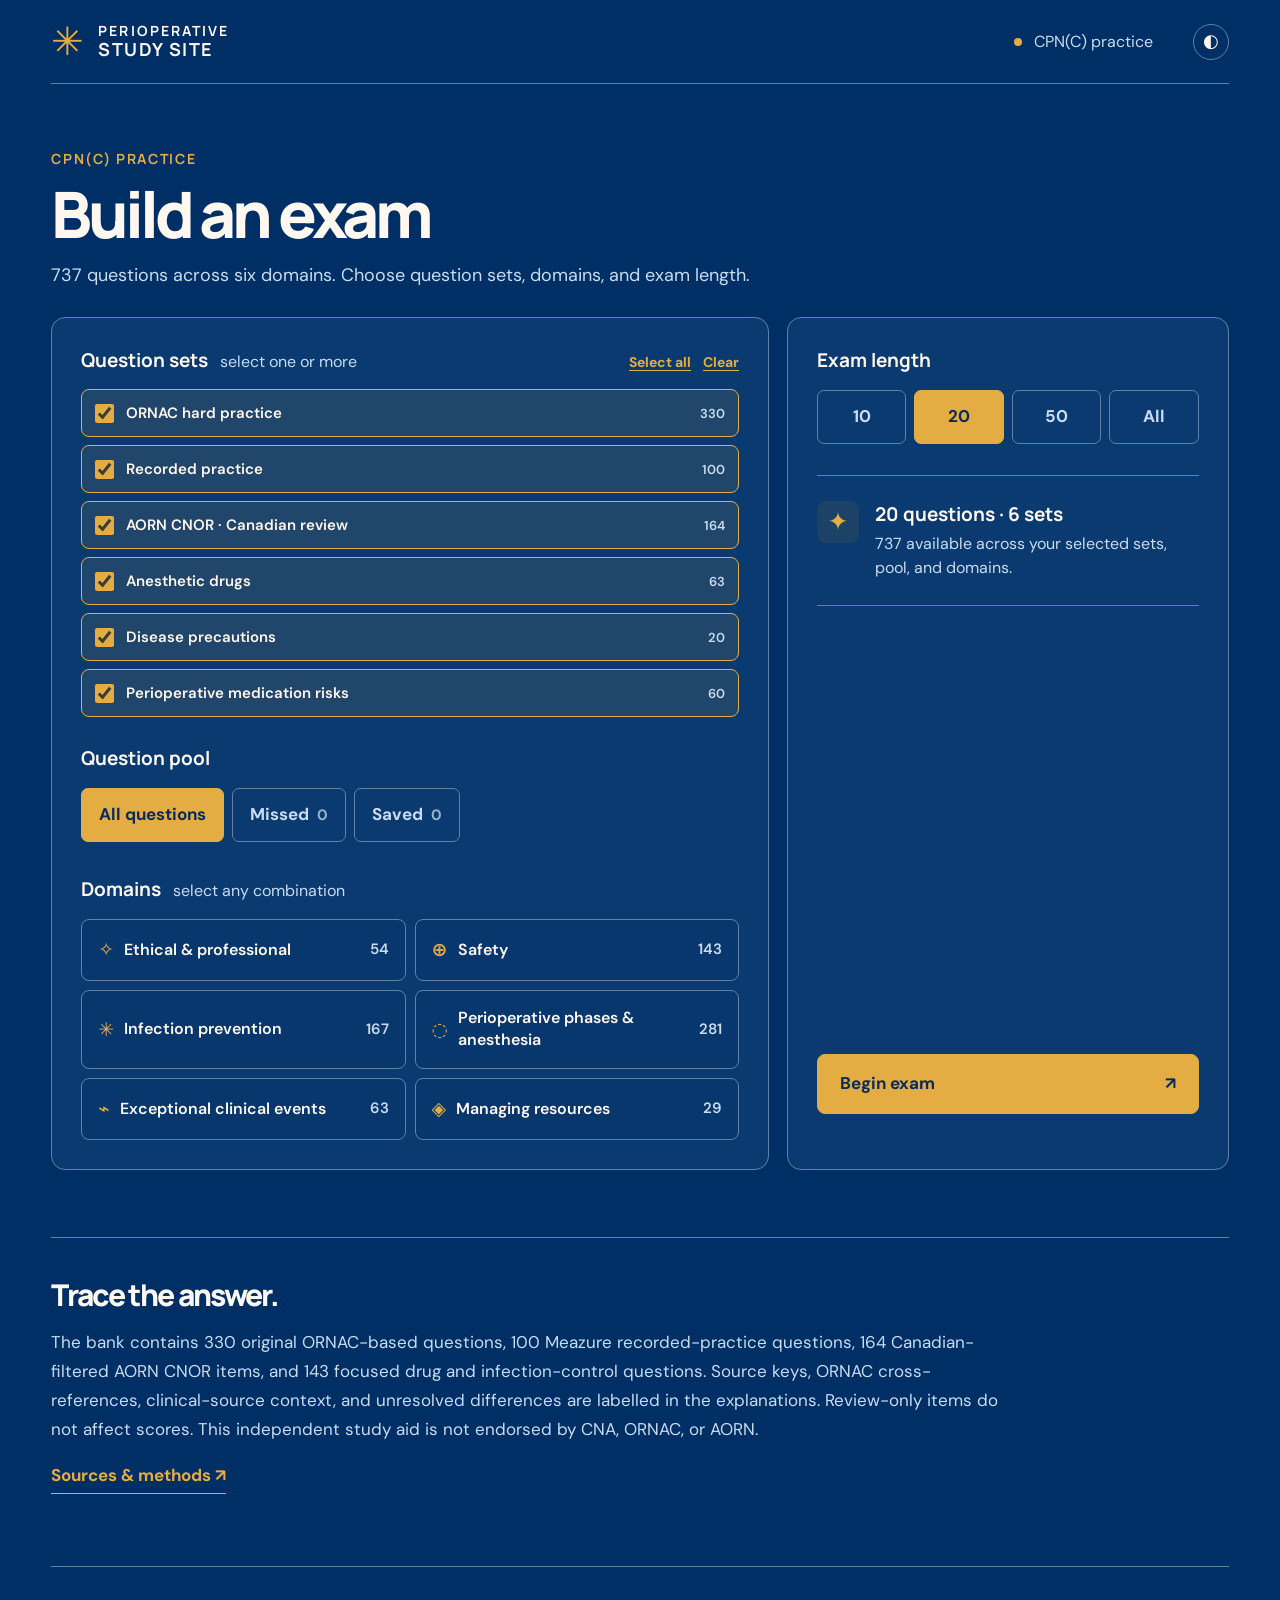
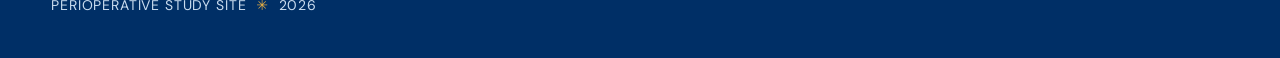
<file: index.html>
<!doctype html>
<html lang="en">
<head>
  <meta charset="utf-8">
  <meta name="viewport" content="width=device-width, initial-scale=1">
  <meta name="theme-color" content="#002F66">
  <meta name="description" content="737 perioperative study questions: ORNAC, recorded reviews, anesthetic drugs, infection precautions, and perioperative medication risks.">
  <title>Perioperative Study Site · CPN(C) Practice</title>
  <link rel="icon" href="favicon.svg" type="image/svg+xml">
  <link rel="stylesheet" href="styles.css?v=multi-sets-20261109">
  <script src="app.js?v=multi-sets-20261109" defer></script>
</head>
<body>
  <div class="site-shell">
    <header class="topbar">
      <a class="brand" href="./" aria-label="Perioperative Study Site home"><span class="brand-mark">✳</span><span>PERIOPERATIVE<br><strong>STUDY SITE</strong></span></a>
      <div class="top-right"><span class="status-dot"></span><span>CPN(C) practice</span><button id="theme-toggle" class="icon-button" title="Toggle colour theme" aria-label="Toggle colour theme">◐</button></div>
    </header>

    <main>
      <section id="home" class="home-screen">
        <section id="setup" class="setup-section">
          <div class="section-heading"><div><p class="eyebrow">CPN(C) PRACTICE</p><h1>Build an exam</h1><p><span id="bank-size">—</span> questions across six domains. Choose question sets, domains, and exam length.</p></div></div>
          <div class="setup-grid">
            <div class="panel">
              <div class="set-heading">
                <h3 id="question-sets-heading">Question sets <span class="muted small">select one or more</span></h3>
                <div class="set-actions"><button type="button" id="sets-select-all">Select all</button><button type="button" id="sets-clear">Clear</button></div>
              </div>
              <div class="question-set-list" id="question-sets" role="group" aria-labelledby="question-sets-heading">
                <label class="question-set-option selected"><input type="checkbox" data-collection="ornac" checked><span>ORNAC hard practice</span><span class="set-count">330</span></label>
                <label class="question-set-option selected"><input type="checkbox" data-collection="recording" checked><span>Recorded practice</span><span class="set-count">100</span></label>
                <label class="question-set-option selected"><input type="checkbox" data-collection="aorn" checked><span>AORN CNOR · Canadian review</span><span class="set-count">164</span></label>
                <label class="question-set-option selected"><input type="checkbox" data-collection="anesthesia" checked><span>Anesthetic drugs</span><span class="set-count">63</span></label>
                <label class="question-set-option selected"><input type="checkbox" data-collection="precautions" checked><span>Disease precautions</span><span class="set-count">20</span></label>
                <label class="question-set-option selected"><input type="checkbox" data-collection="medications" checked><span>Perioperative medication risks</span><span class="set-count">60</span></label>
              </div>
              <h3>Question pool</h3>
              <div class="segmented" role="group" aria-label="Question pool">
                <button class="selected" data-pool="all" aria-pressed="true">All questions</button>
                <button data-pool="missed" aria-pressed="false">Missed <span id="missed-count">0</span></button>
                <button data-pool="bookmarked" aria-pressed="false">Saved <span id="saved-count">0</span></button>
              </div>
              <h3 class="with-gap">Domains <span class="muted small">select any combination</span></h3>
              <div id="category-list" class="category-list"></div>
            </div>
            <div class="panel session-panel">
              <h3>Exam length</h3>
              <div class="length-options" role="group" aria-label="Exam length">
                <button data-length="10">10</button><button class="selected" data-length="20">20</button><button data-length="50">50</button><button data-length="all">All</button>
              </div>
              <p id="aorn-note" class="recording-note hidden">164 items: 146 scored against the recorded key and 18 review-only. Excluded questions are not included in this collection. ORNAC differences and limits are explained after each answer. When using only AORN, select exam length All for source order. <a href="aorn-review.html">Read the capture audit and Canadian comparison ↗</a></p>
              <p id="recording-note" class="recording-note hidden">When using only recorded practice, choose exam length All for original order. All 100 answers are verified against the recorded review. Scores follow its key; current-guideline differences are flagged in explanations.</p>
              <div class="session-summary"><span class="summary-icon">✦</span><div><strong id="session-description">20 mixed questions</strong><p id="session-detail">Blueprint-aware mix with linked explanations.</p></div></div>
              <button id="start-custom" class="button primary full">Begin exam <span>↗</span></button>
              <p id="setup-message" class="form-message" role="status"></p>
            </div>
          </div>
        </section>

        <section class="about-section">
          <h2>Trace the answer.</h2>
          <p>The bank contains 330 original ORNAC-based questions, 100 Meazure recorded-practice questions, 164 Canadian-filtered AORN CNOR items, and 143 focused drug and infection-control questions. Source keys, ORNAC cross-references, clinical-source context, and unresolved differences are labelled in the explanations. Review-only items do not affect scores. This independent study aid is not endorsed by CNA, ORNAC, or AORN.</p>
          <a class="text-link" href="sources.html">Sources & methods ↗</a>
        </section>
      </section>

      <section id="quiz" class="quiz-screen hidden" aria-live="polite">
        <div class="quiz-header"><button id="exit-quiz" class="back-button">← Exit exam</button><span id="quiz-progress-label">QUESTION 01 / 20</span><button id="bookmark" class="save-button" aria-pressed="false">☆ Save</button></div>
        <div class="progress-track"><div id="progress-fill"></div></div>
        <div class="study-toolbar"><button id="previous-question" class="button ghost">← Previous</button><label for="text-size">Text size <select id="text-size" class="study-select"><option value="1">Standard</option><option value="1.15">Larger</option><option value="1.3">Largest</option></select></label><span id="navigation-message" role="status"></span></div>
        <details class="exam-navigator"><summary>Question navigator <span id="navigator-status"></span></summary><div class="navigator-filters" role="group" aria-label="Question navigator filter"><button data-nav-filter="all" aria-pressed="true">All</button><button data-nav-filter="unanswered" aria-pressed="false">Unanswered</button><button data-nav-filter="saved" aria-pressed="false">Saved</button></div><div id="question-navigator" class="question-navigator"></div><p class="navigator-key">Filled = answered · ★ = saved</p></details>
        <div class="quiz-layout"><div class="question-column"><div id="question-meta" class="question-meta"></div><div id="case-box" class="case-box hidden"></div><h2 id="question-text"></h2><p id="review-only-notice" class="recording-note hidden">Review only · This item has a source error, guideline difference, or unresolved clinical claim. Select a choice to read the explanation; it will not affect your score.</p><p id="recorded-key-notice" class="recording-note hidden">Scored against the recorded key. Read the current-guideline note after answering.</p><div id="answer-options" class="answer-options"></div><div id="feedback" class="feedback hidden"></div><details class="question-notes"><summary>My notes for this question</summary><label class="sr-only" for="question-note">My notes for this question</label><textarea id="question-note" rows="4" placeholder="Write a reminder or a question to revisit…"></textarea><p>Saved in this browser.</p></details><div class="quiz-actions"><span id="keyboard-hint">Press 1–4 to answer</span><button id="next-question" class="button primary hidden">Next question <span>→</span></button></div></div><aside class="quiz-aside"><p class="eyebrow">YOUR EXAM</p><div class="aside-number" id="aside-number">01<span> / 20</span></div><div class="aside-stats"><div><span>Correct</span><strong id="session-correct">0</strong></div><div><span>Answered</span><strong id="session-answered">0</strong></div></div><p class="aside-note">Answers, saved questions, and notes stay in this browser. Recorded practice uses the verified review key.</p></aside></div>
      </section>

      <section id="results" class="results-screen hidden"><p class="eyebrow">EXAM COMPLETE</p><h1 id="result-headline">Good work.</h1><p id="result-summary"></p><div class="result-score"><strong id="result-percent">0%</strong><span>correct answers</span></div><div id="result-domains" class="result-domains"></div><div class="result-actions"><button id="retry-missed" class="button primary">Practice missed questions <span>↗</span></button><button id="review-answers" class="button ghost">Review answers</button><button id="home-button" class="button ghost">Build another exam <span>→</span></button></div></section>
    </main>
    <footer><span>PERIOPERATIVE STUDY SITE <span class="footer-star">✳</span> 2026</span></footer>
  </div>
</body>
</html>
</file>
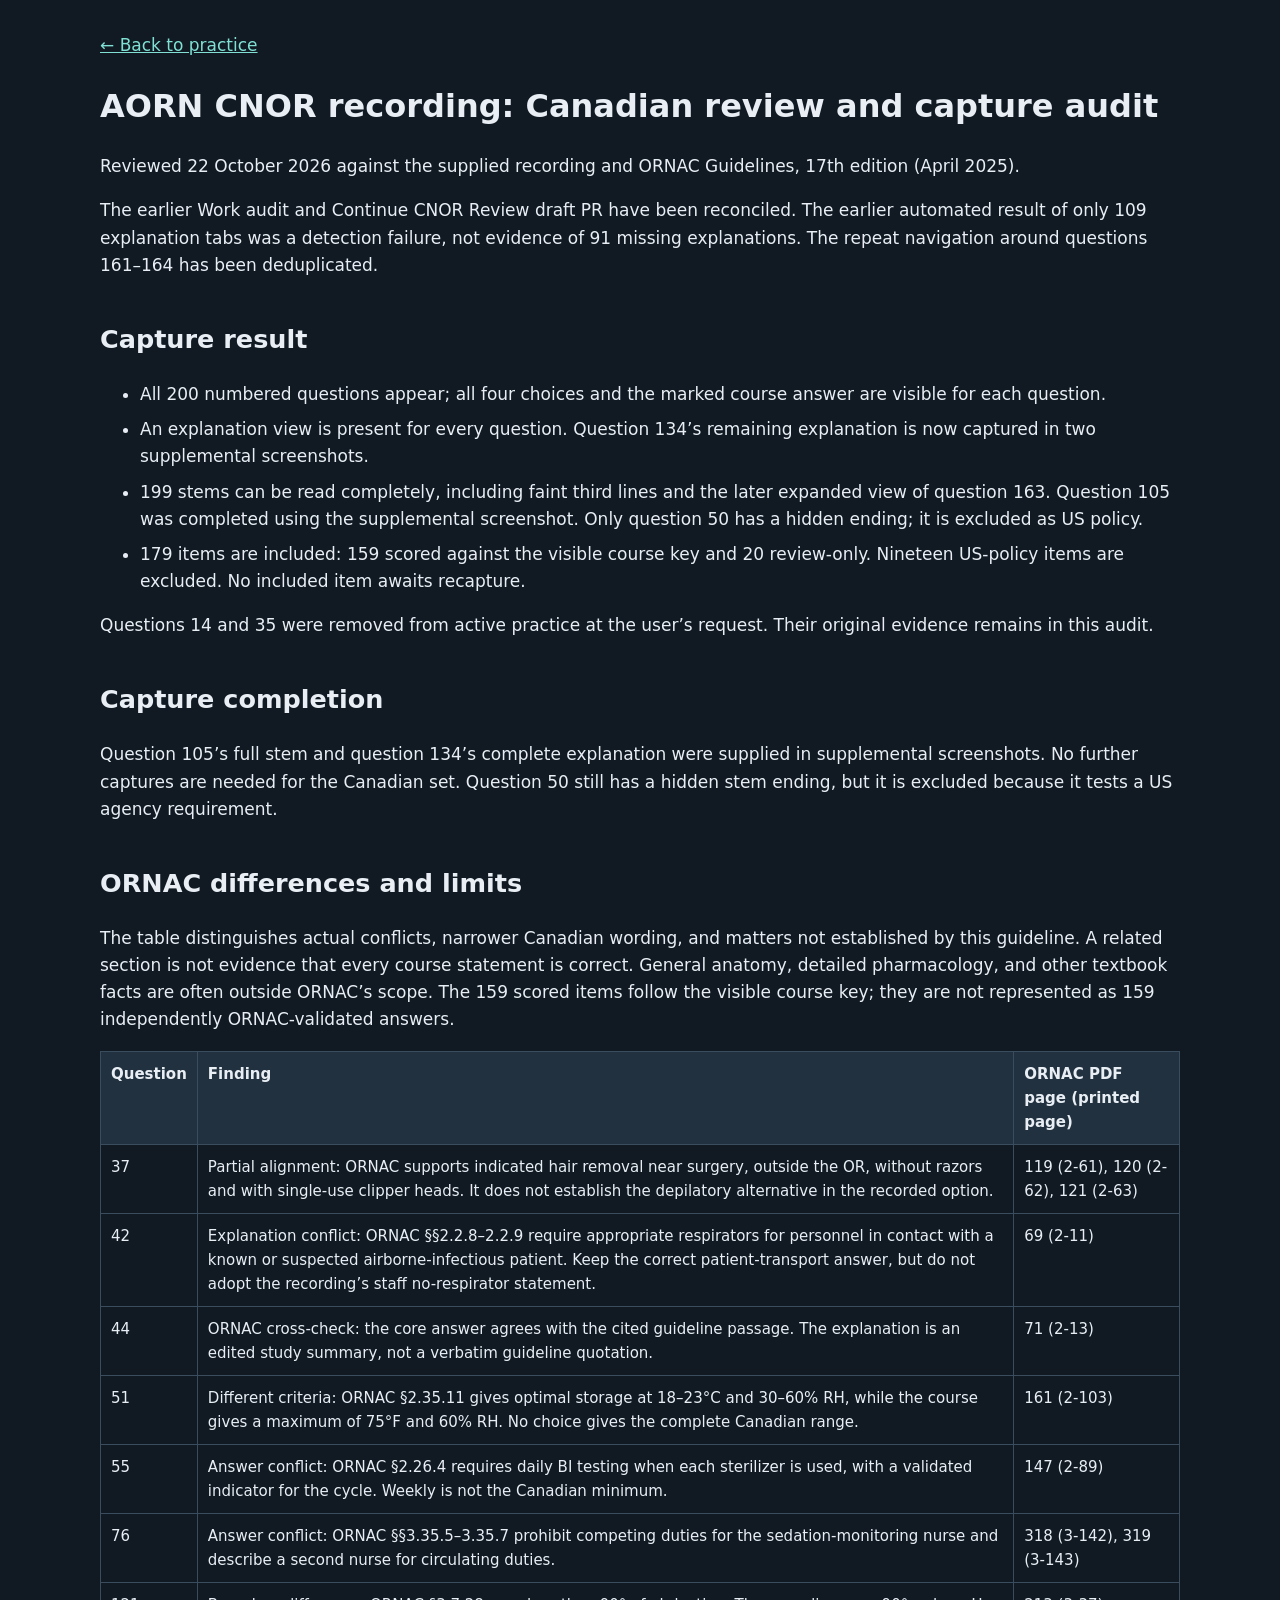
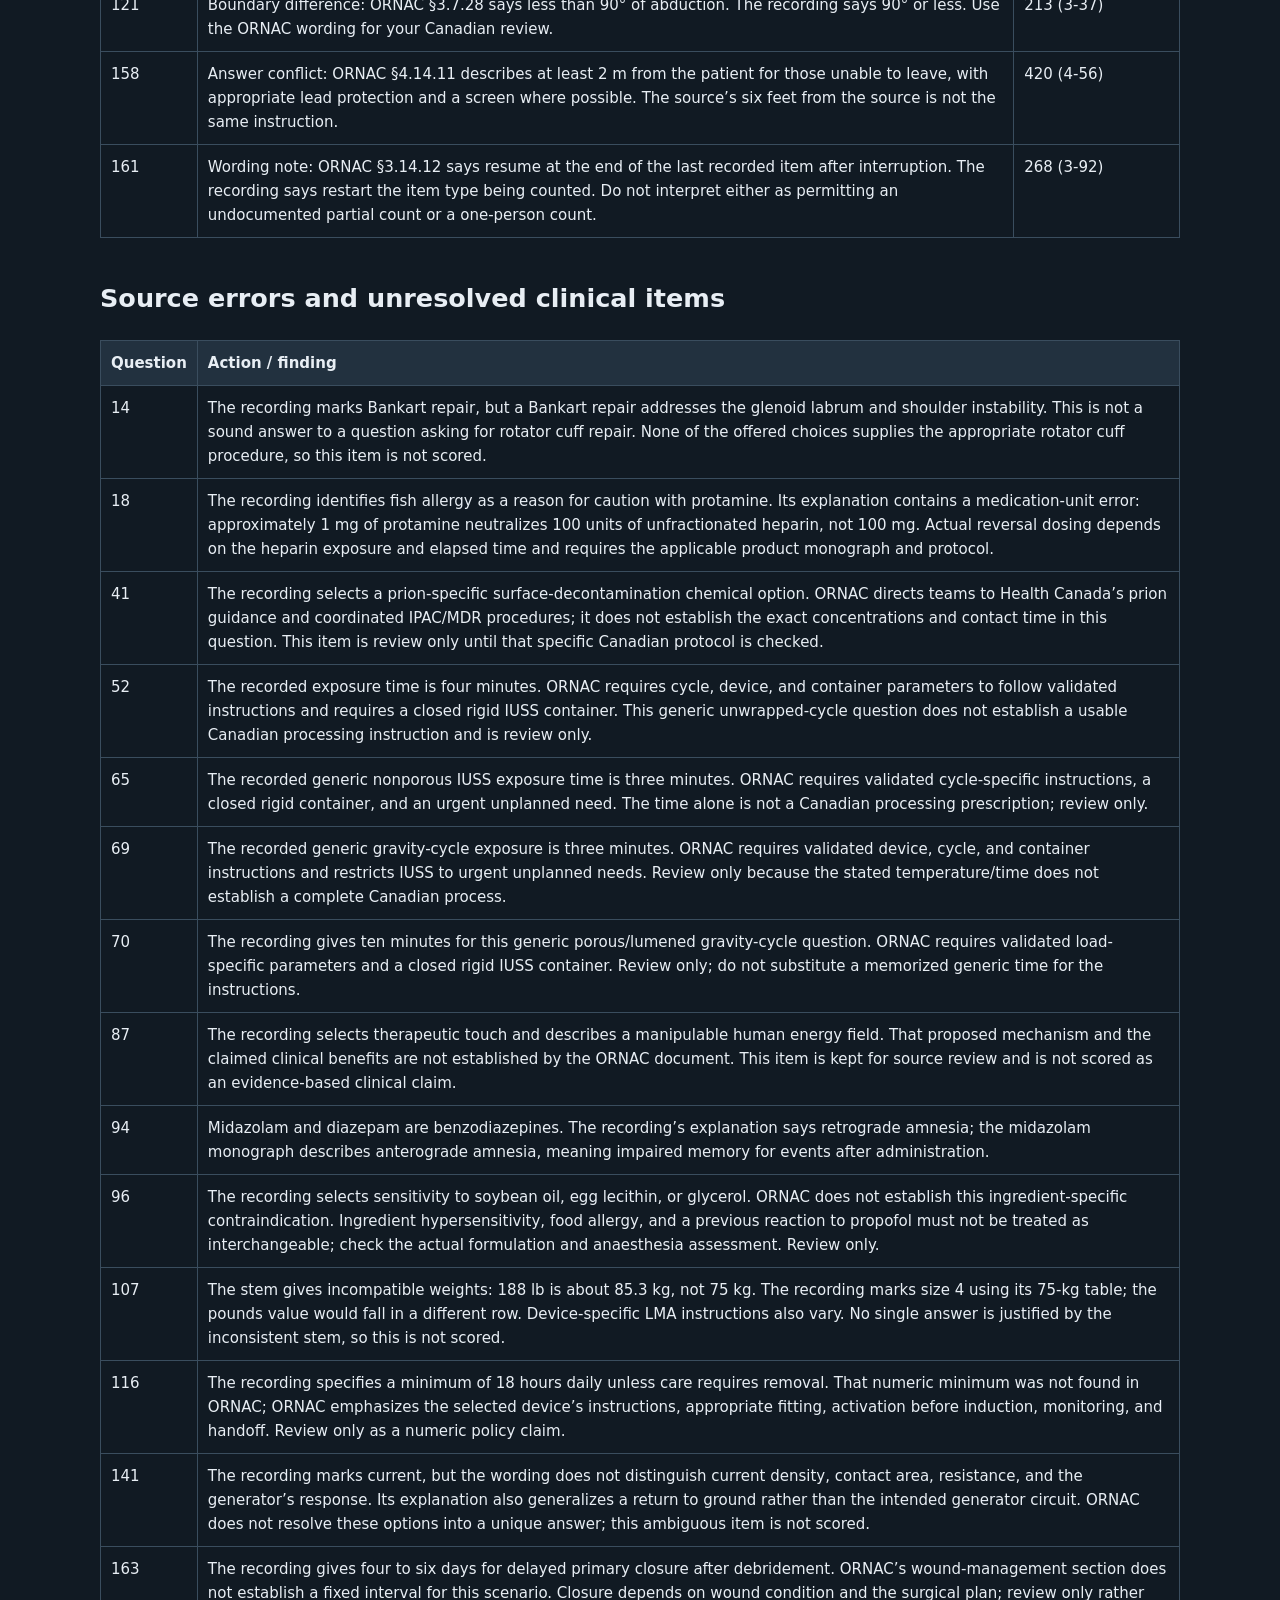
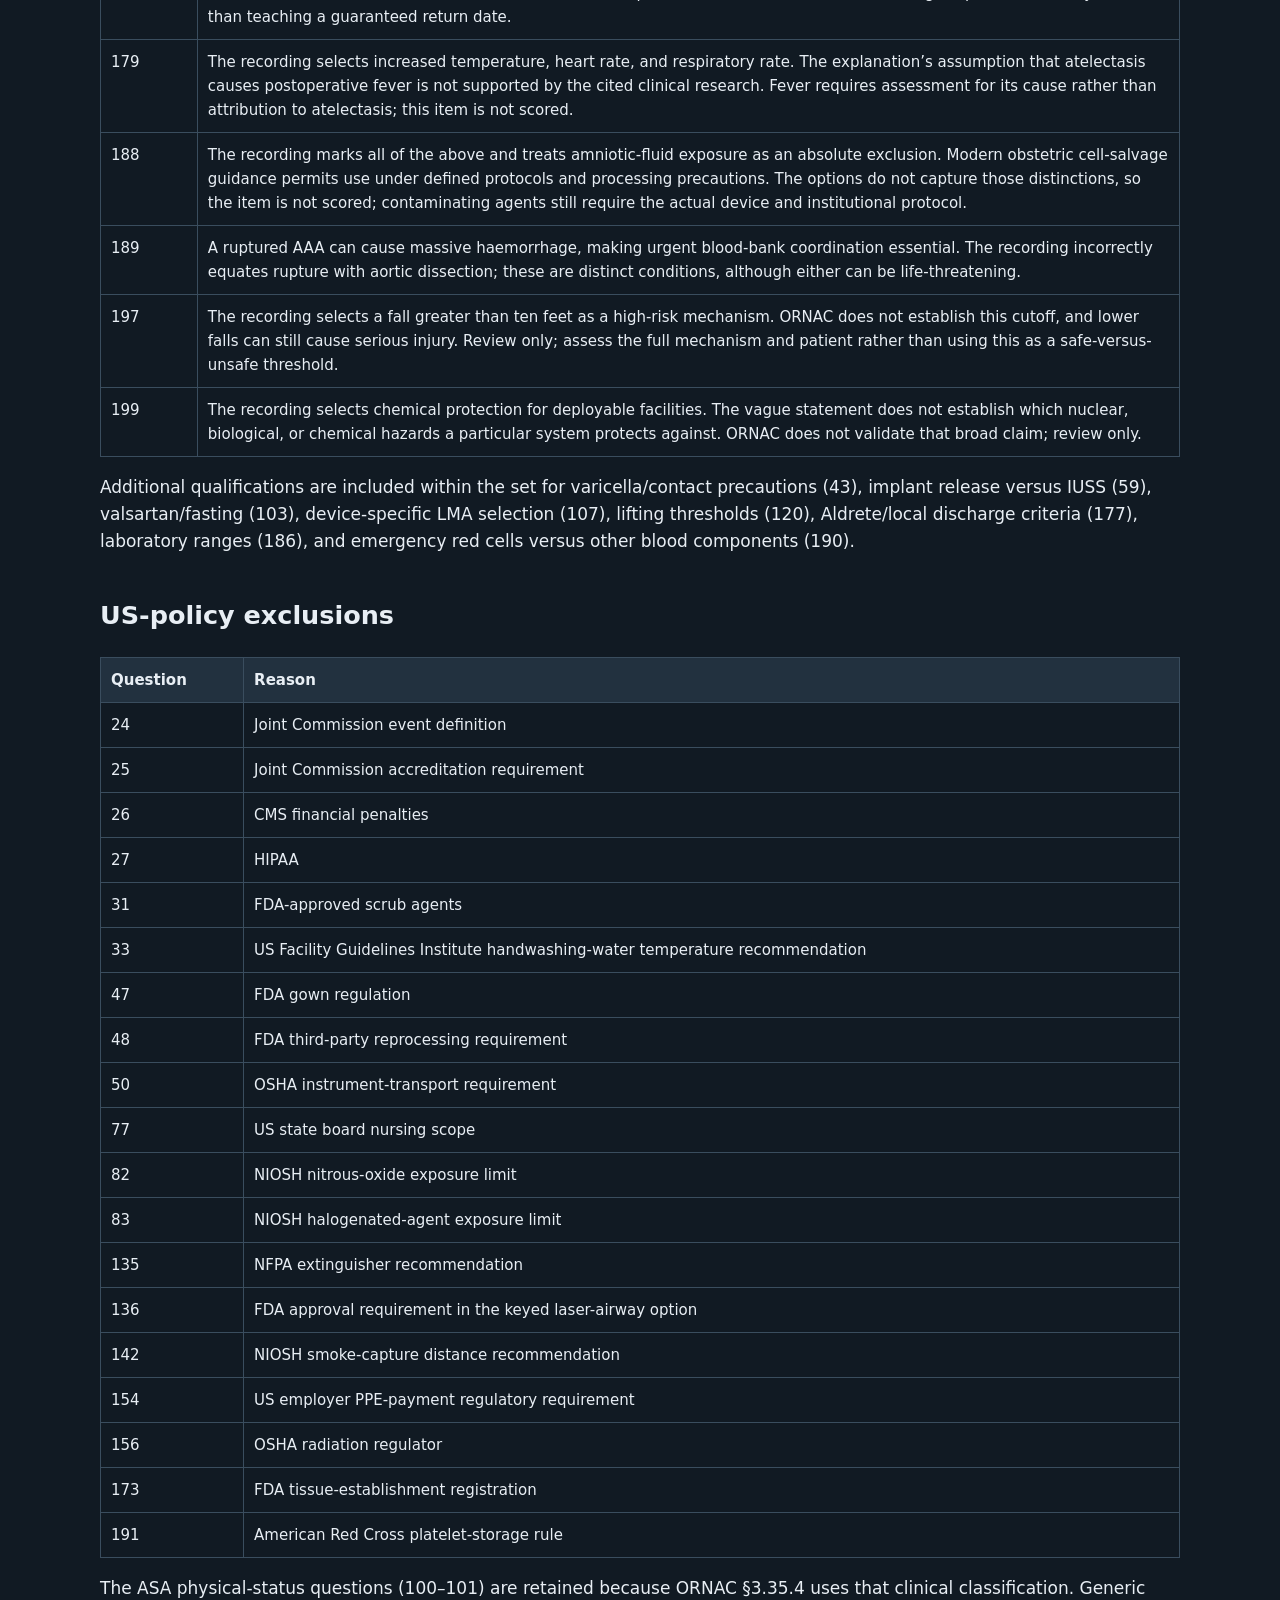
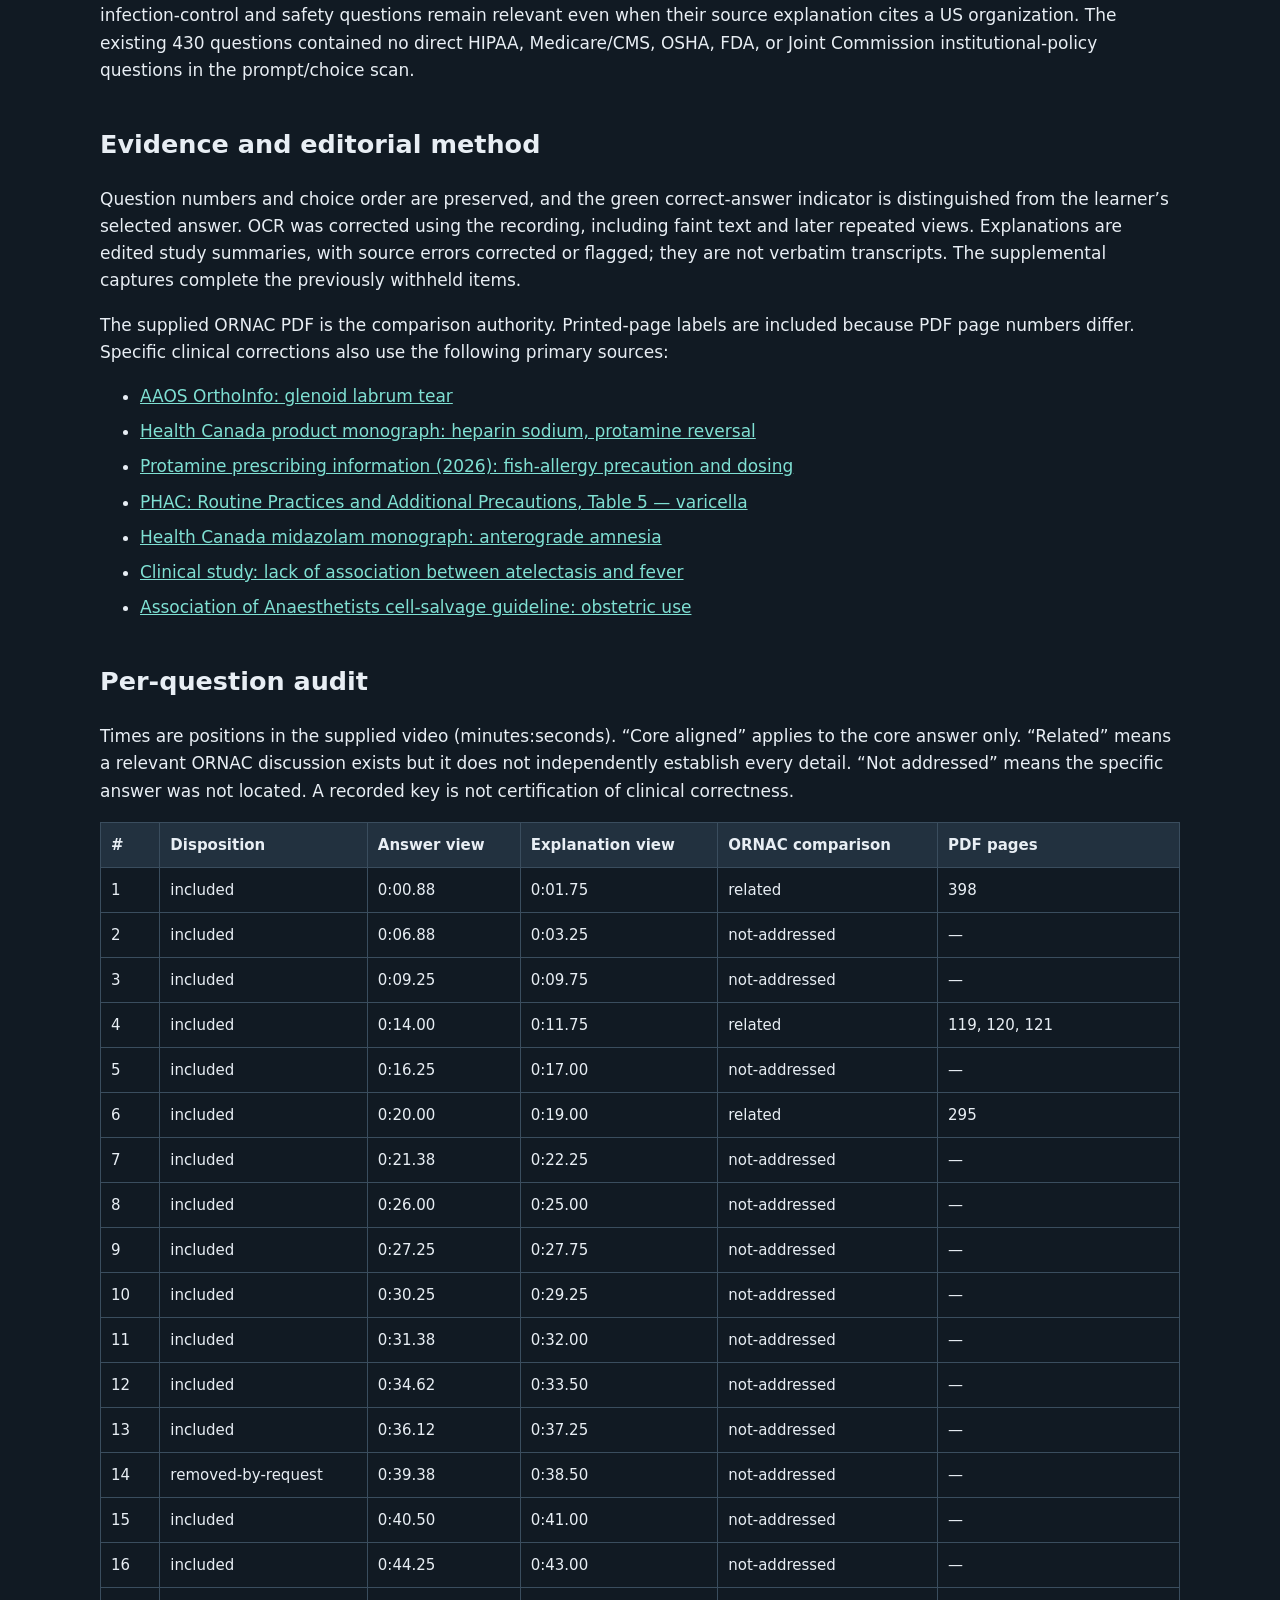
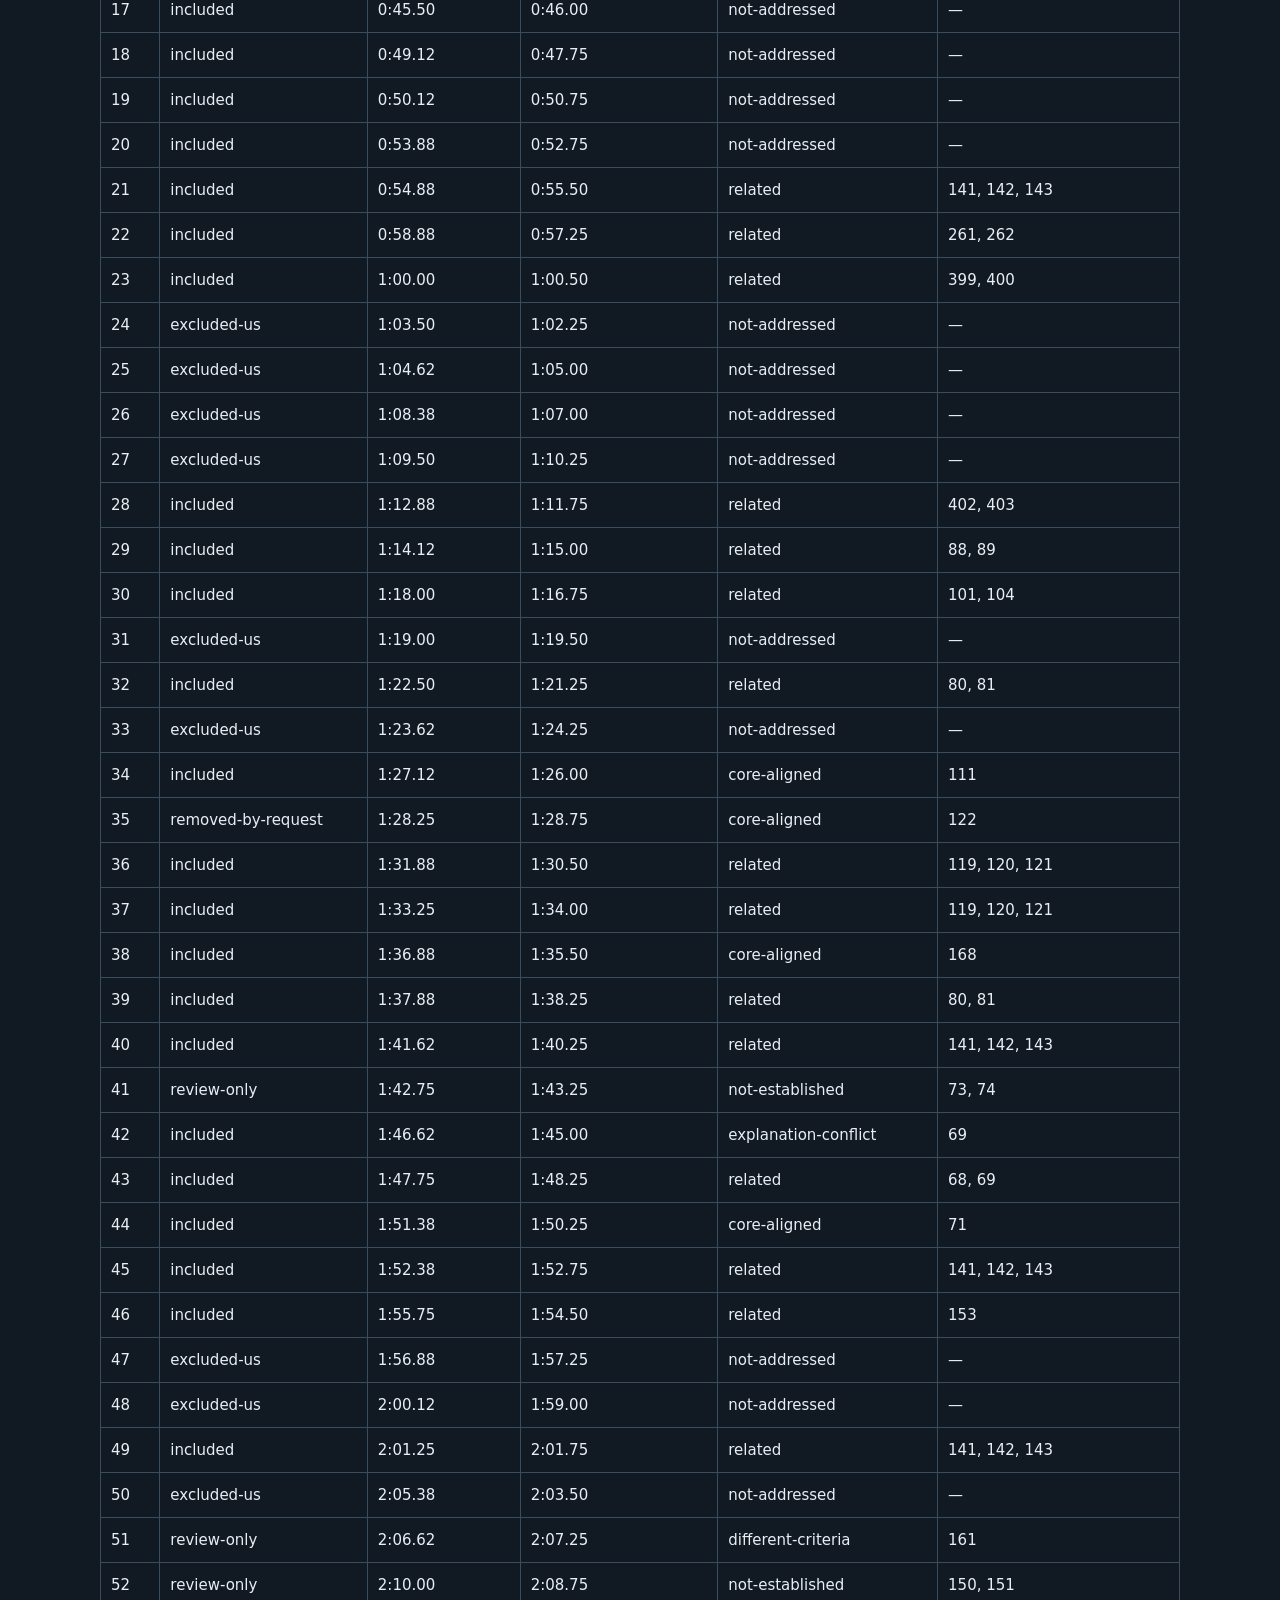
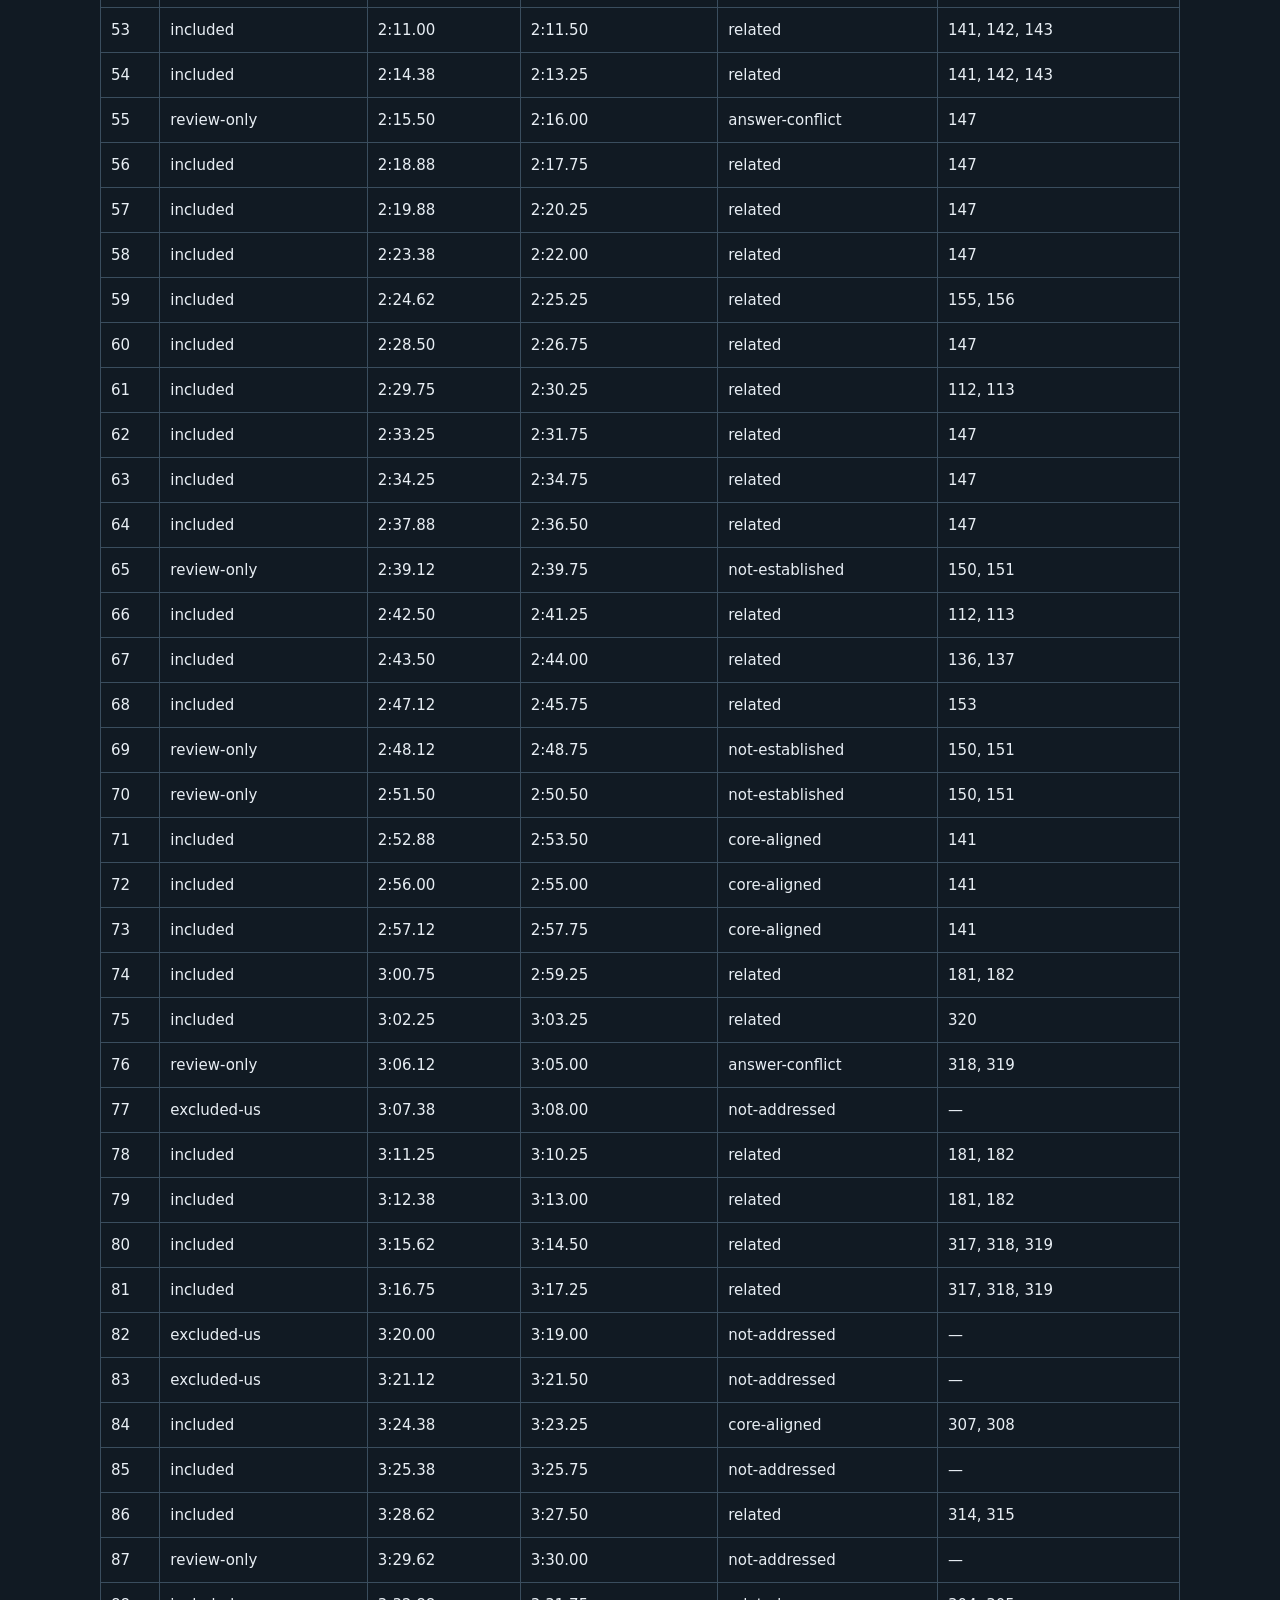
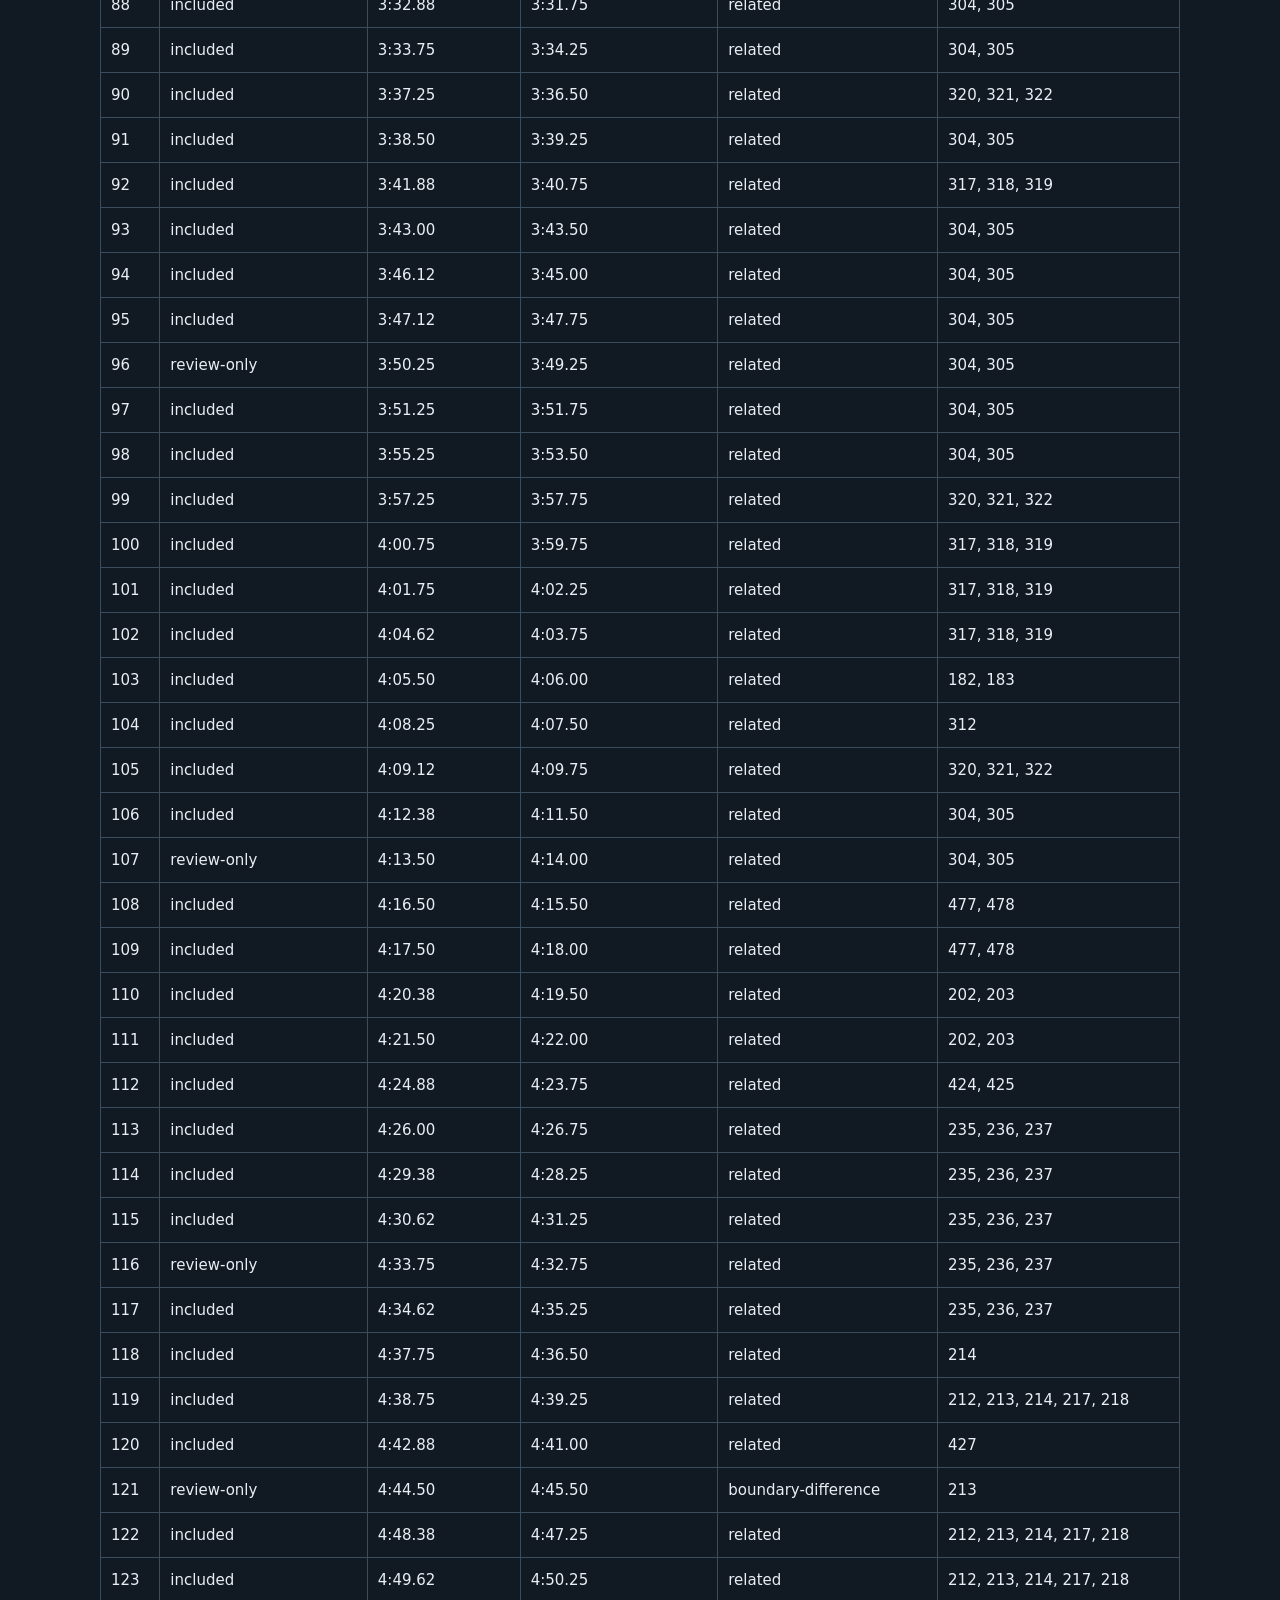
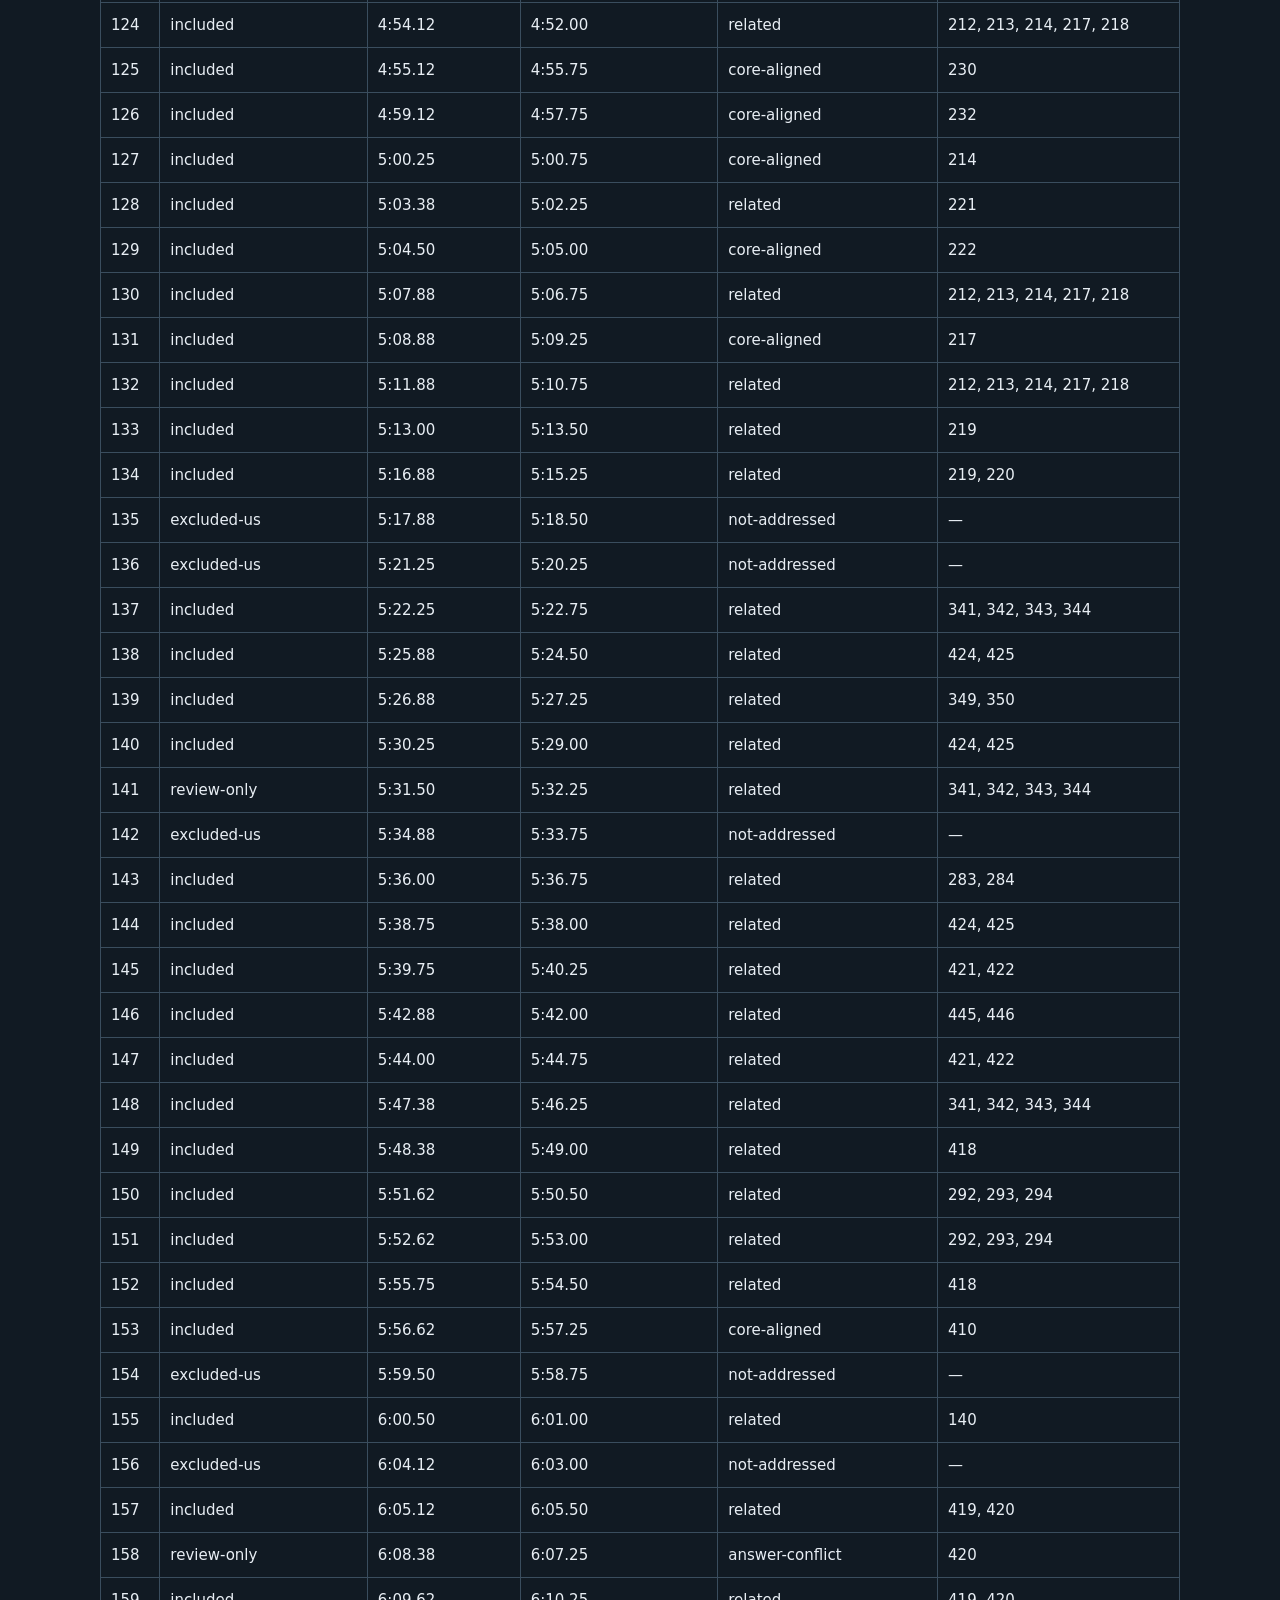
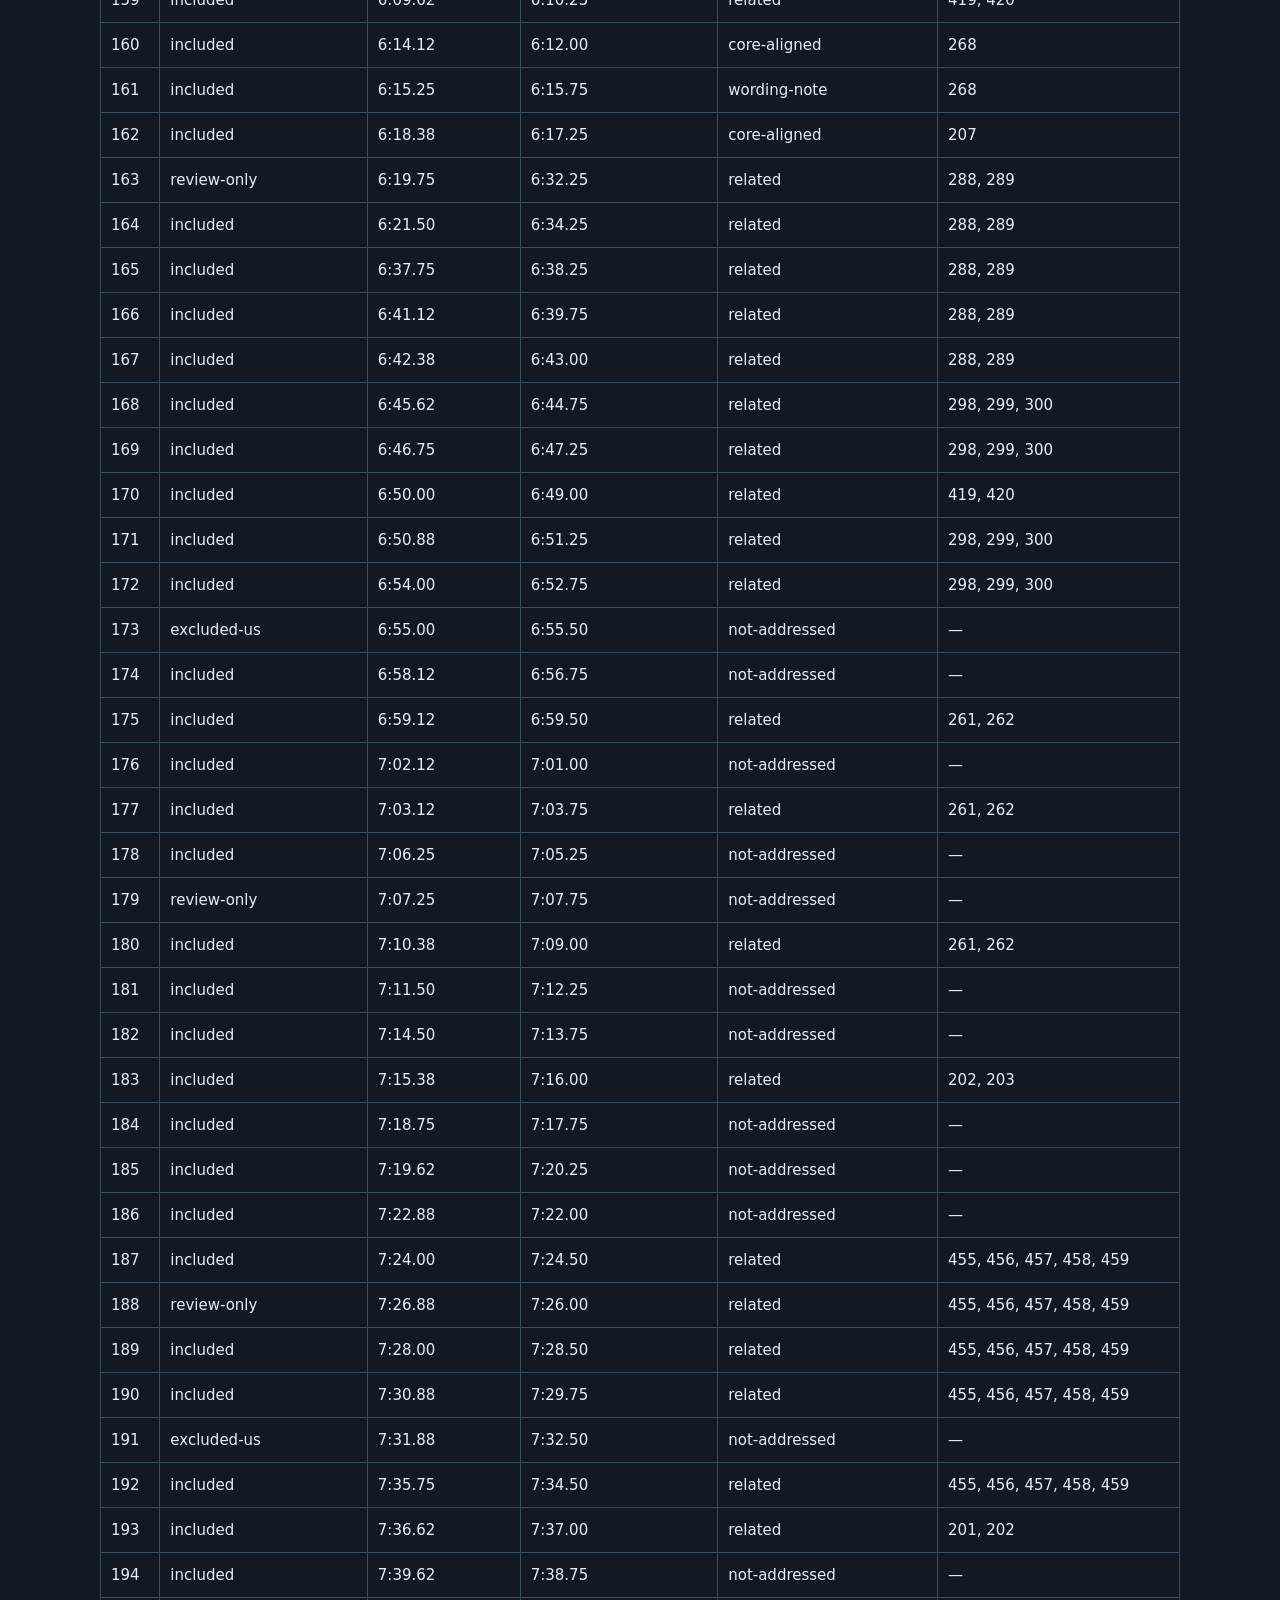
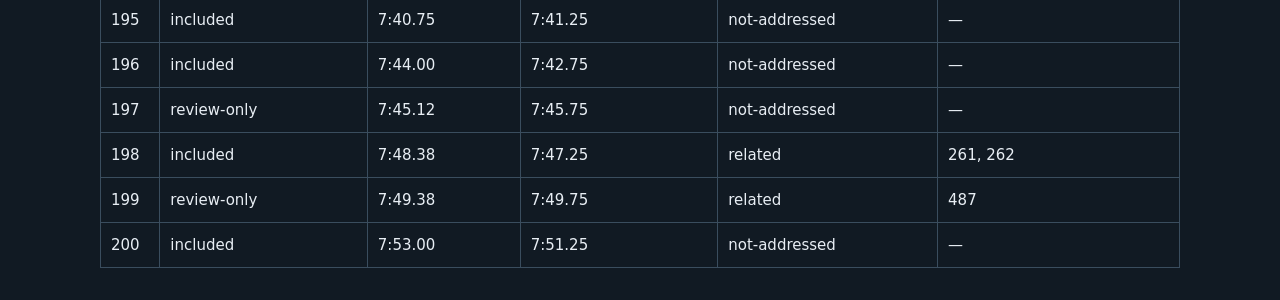
<file: aorn-review.html>
<!doctype html><html lang="en"><meta charset="utf-8"><meta name="viewport" content="width=device-width,initial-scale=1"><title>AORN CNOR Canadian review audit</title><style>body{font:17px/1.6 system-ui,sans-serif;color:#e8eef4;background:#111a23;margin:0}main{max-width:1080px;margin:auto;padding:32px 22px}h1{font-size:2rem}h2{margin-top:2.5rem}a{color:#7fe0d3}table{border-collapse:collapse;width:100%;font-size:15px}td{border:1px solid #3a4d5e;padding:10px;vertical-align:top}tr:first-child{font-weight:700;background:#22313f}.table-wrap{overflow:auto}li{margin:.5rem 0}</style><main><a href="index.html">← Back to practice</a><h1>AORN CNOR recording: Canadian review and capture audit</h1><p>Reviewed 22 October 2026 against the supplied recording and ORNAC Guidelines, 17th edition (April 2025).</p><p>The earlier Work audit and Continue CNOR Review draft PR have been reconciled. The earlier automated result of only 109 explanation tabs was a detection failure, not evidence of 91 missing explanations. The repeat navigation around questions 161–164 has been deduplicated.</p><h2>Capture result</h2><ul><li>All 200 numbered questions appear; all four choices and the marked course answer are visible for each question.</li><li>An explanation view is present for every question. Question 134’s remaining explanation is now captured in two supplemental screenshots.</li><li>199 stems can be read completely, including faint third lines and the later expanded view of question 163. Question 105 was completed using the supplemental screenshot. Only question 50 has a hidden ending; it is excluded as US policy.</li><li>179 items are included: 159 scored against the visible course key and 20 review-only. Nineteen US-policy items are excluded. No included item awaits recapture.</li></ul><p>Questions 14 and 35 were removed from active practice at the user’s request. Their original evidence remains in this audit.</p><h2>Capture completion</h2><p>Question 105’s full stem and question 134’s complete explanation were supplied in supplemental screenshots. No further captures are needed for the Canadian set. Question 50 still has a hidden stem ending, but it is excluded because it tests a US agency requirement.</p><h2>ORNAC differences and limits</h2><p>The table distinguishes actual conflicts, narrower Canadian wording, and matters not established by this guideline. A related section is not evidence that every course statement is correct. General anatomy, detailed pharmacology, and other textbook facts are often outside ORNAC’s scope. The 159 scored items follow the visible course key; they are not represented as 159 independently ORNAC-validated answers.</p><div class="table-wrap"><table><tr><td>Question</td><td>Finding</td><td>ORNAC PDF page (printed page)</td></tr><tr><td>37</td><td>Partial alignment: ORNAC supports indicated hair removal near surgery, outside the OR, without razors and with single-use clipper heads. It does not establish the depilatory alternative in the recorded option.</td><td>119 (2-61), 120 (2-62), 121 (2-63)</td></tr><tr><td>42</td><td>Explanation conflict: ORNAC §§2.2.8–2.2.9 require appropriate respirators for personnel in contact with a known or suspected airborne-infectious patient. Keep the correct patient-transport answer, but do not adopt the recording’s staff no-respirator statement.</td><td>69 (2-11)</td></tr><tr><td>44</td><td>ORNAC cross-check: the core answer agrees with the cited guideline passage. The explanation is an edited study summary, not a verbatim guideline quotation.</td><td>71 (2-13)</td></tr><tr><td>51</td><td>Different criteria: ORNAC §2.35.11 gives optimal storage at 18–23°C and 30–60% RH, while the course gives a maximum of 75°F and 60% RH. No choice gives the complete Canadian range.</td><td>161 (2-103)</td></tr><tr><td>55</td><td>Answer conflict: ORNAC §2.26.4 requires daily BI testing when each sterilizer is used, with a validated indicator for the cycle. Weekly is not the Canadian minimum.</td><td>147 (2-89)</td></tr><tr><td>76</td><td>Answer conflict: ORNAC §§3.35.5–3.35.7 prohibit competing duties for the sedation-monitoring nurse and describe a second nurse for circulating duties.</td><td>318 (3-142), 319 (3-143)</td></tr><tr><td>121</td><td>Boundary difference: ORNAC §3.7.28 says less than 90° of abduction. The recording says 90° or less. Use the ORNAC wording for your Canadian review.</td><td>213 (3-37)</td></tr><tr><td>158</td><td>Answer conflict: ORNAC §4.14.11 describes at least 2 m from the patient for those unable to leave, with appropriate lead protection and a screen where possible. The source’s six feet from the source is not the same instruction.</td><td>420 (4-56)</td></tr><tr><td>161</td><td>Wording note: ORNAC §3.14.12 says resume at the end of the last recorded item after interruption. The recording says restart the item type being counted. Do not interpret either as permitting an undocumented partial count or a one-person count.</td><td>268 (3-92)</td></tr></table></div><h2>Source errors and unresolved clinical items</h2><div class="table-wrap"><table><tr><td>Question</td><td>Action / finding</td></tr><tr><td>14</td><td>The recording marks Bankart repair, but a Bankart repair addresses the glenoid labrum and shoulder instability. This is not a sound answer to a question asking for rotator cuff repair. None of the offered choices supplies the appropriate rotator cuff procedure, so this item is not scored.</td></tr><tr><td>18</td><td>The recording identifies fish allergy as a reason for caution with protamine. Its explanation contains a medication-unit error: approximately 1 mg of protamine neutralizes 100 units of unfractionated heparin, not 100 mg. Actual reversal dosing depends on the heparin exposure and elapsed time and requires the applicable product monograph and protocol.</td></tr><tr><td>41</td><td>The recording selects a prion-specific surface-decontamination chemical option. ORNAC directs teams to Health Canada’s prion guidance and coordinated IPAC/MDR procedures; it does not establish the exact concentrations and contact time in this question. This item is review only until that specific Canadian protocol is checked.</td></tr><tr><td>52</td><td>The recorded exposure time is four minutes. ORNAC requires cycle, device, and container parameters to follow validated instructions and requires a closed rigid IUSS container. This generic unwrapped-cycle question does not establish a usable Canadian processing instruction and is review only.</td></tr><tr><td>65</td><td>The recorded generic nonporous IUSS exposure time is three minutes. ORNAC requires validated cycle-specific instructions, a closed rigid container, and an urgent unplanned need. The time alone is not a Canadian processing prescription; review only.</td></tr><tr><td>69</td><td>The recorded generic gravity-cycle exposure is three minutes. ORNAC requires validated device, cycle, and container instructions and restricts IUSS to urgent unplanned needs. Review only because the stated temperature/time does not establish a complete Canadian process.</td></tr><tr><td>70</td><td>The recording gives ten minutes for this generic porous/lumened gravity-cycle question. ORNAC requires validated load-specific parameters and a closed rigid IUSS container. Review only; do not substitute a memorized generic time for the instructions.</td></tr><tr><td>87</td><td>The recording selects therapeutic touch and describes a manipulable human energy field. That proposed mechanism and the claimed clinical benefits are not established by the ORNAC document. This item is kept for source review and is not scored as an evidence-based clinical claim.</td></tr><tr><td>94</td><td>Midazolam and diazepam are benzodiazepines. The recording’s explanation says retrograde amnesia; the midazolam monograph describes anterograde amnesia, meaning impaired memory for events after administration.</td></tr><tr><td>96</td><td>The recording selects sensitivity to soybean oil, egg lecithin, or glycerol. ORNAC does not establish this ingredient-specific contraindication. Ingredient hypersensitivity, food allergy, and a previous reaction to propofol must not be treated as interchangeable; check the actual formulation and anaesthesia assessment. Review only.</td></tr><tr><td>107</td><td>The stem gives incompatible weights: 188 lb is about 85.3 kg, not 75 kg. The recording marks size 4 using its 75-kg table; the pounds value would fall in a different row. Device-specific LMA instructions also vary. No single answer is justified by the inconsistent stem, so this is not scored.</td></tr><tr><td>116</td><td>The recording specifies a minimum of 18 hours daily unless care requires removal. That numeric minimum was not found in ORNAC; ORNAC emphasizes the selected device’s instructions, appropriate fitting, activation before induction, monitoring, and handoff. Review only as a numeric policy claim.</td></tr><tr><td>141</td><td>The recording marks current, but the wording does not distinguish current density, contact area, resistance, and the generator’s response. Its explanation also generalizes a return to ground rather than the intended generator circuit. ORNAC does not resolve these options into a unique answer; this ambiguous item is not scored.</td></tr><tr><td>163</td><td>The recording gives four to six days for delayed primary closure after debridement. ORNAC’s wound-management section does not establish a fixed interval for this scenario. Closure depends on wound condition and the surgical plan; review only rather than teaching a guaranteed return date.</td></tr><tr><td>179</td><td>The recording selects increased temperature, heart rate, and respiratory rate. The explanation’s assumption that atelectasis causes postoperative fever is not supported by the cited clinical research. Fever requires assessment for its cause rather than attribution to atelectasis; this item is not scored.</td></tr><tr><td>188</td><td>The recording marks all of the above and treats amniotic-fluid exposure as an absolute exclusion. Modern obstetric cell-salvage guidance permits use under defined protocols and processing precautions. The options do not capture those distinctions, so the item is not scored; contaminating agents still require the actual device and institutional protocol.</td></tr><tr><td>189</td><td>A ruptured AAA can cause massive haemorrhage, making urgent blood-bank coordination essential. The recording incorrectly equates rupture with aortic dissection; these are distinct conditions, although either can be life-threatening.</td></tr><tr><td>197</td><td>The recording selects a fall greater than ten feet as a high-risk mechanism. ORNAC does not establish this cutoff, and lower falls can still cause serious injury. Review only; assess the full mechanism and patient rather than using this as a safe-versus-unsafe threshold.</td></tr><tr><td>199</td><td>The recording selects chemical protection for deployable facilities. The vague statement does not establish which nuclear, biological, or chemical hazards a particular system protects against. ORNAC does not validate that broad claim; review only.</td></tr></table></div><p>Additional qualifications are included within the set for varicella/contact precautions (43), implant release versus IUSS (59), valsartan/fasting (103), device-specific LMA selection (107), lifting thresholds (120), Aldrete/local discharge criteria (177), laboratory ranges (186), and emergency red cells versus other blood components (190).</p><h2>US-policy exclusions</h2><div class="table-wrap"><table><tr><td>Question</td><td>Reason</td></tr><tr><td>24</td><td>Joint Commission event definition</td></tr><tr><td>25</td><td>Joint Commission accreditation requirement</td></tr><tr><td>26</td><td>CMS financial penalties</td></tr><tr><td>27</td><td>HIPAA</td></tr><tr><td>31</td><td>FDA-approved scrub agents</td></tr><tr><td>33</td><td>US Facility Guidelines Institute handwashing-water temperature recommendation</td></tr><tr><td>47</td><td>FDA gown regulation</td></tr><tr><td>48</td><td>FDA third-party reprocessing requirement</td></tr><tr><td>50</td><td>OSHA instrument-transport requirement</td></tr><tr><td>77</td><td>US state board nursing scope</td></tr><tr><td>82</td><td>NIOSH nitrous-oxide exposure limit</td></tr><tr><td>83</td><td>NIOSH halogenated-agent exposure limit</td></tr><tr><td>135</td><td>NFPA extinguisher recommendation</td></tr><tr><td>136</td><td>FDA approval requirement in the keyed laser-airway option</td></tr><tr><td>142</td><td>NIOSH smoke-capture distance recommendation</td></tr><tr><td>154</td><td>US employer PPE-payment regulatory requirement</td></tr><tr><td>156</td><td>OSHA radiation regulator</td></tr><tr><td>173</td><td>FDA tissue-establishment registration</td></tr><tr><td>191</td><td>American Red Cross platelet-storage rule</td></tr></table></div><p>The ASA physical-status questions (100–101) are retained because ORNAC §3.35.4 uses that clinical classification. Generic infection-control and safety questions remain relevant even when their source explanation cites a US organization. The existing 430 questions contained no direct HIPAA, Medicare/CMS, OSHA, FDA, or Joint Commission institutional-policy questions in the prompt/choice scan.</p><h2>Evidence and editorial method</h2><p>Question numbers and choice order are preserved, and the green correct-answer indicator is distinguished from the learner’s selected answer. OCR was corrected using the recording, including faint text and later repeated views. Explanations are edited study summaries, with source errors corrected or flagged; they are not verbatim transcripts. The supplemental captures complete the previously withheld items.</p><p>The supplied ORNAC PDF is the comparison authority. Printed-page labels are included because PDF page numbers differ. Specific clinical corrections also use the following primary sources:</p><ul><li><a href="https://www.orthoinfo.org/diseases--conditions/shoulder-joint-tear-glenoid-labrum-tear/" target="_blank" rel="noopener">AAOS OrthoInfo: glenoid labrum tear</a></li><li><a href="https://pdf.hres.ca/dpd_pm/00068366.PDF" target="_blank" rel="noopener">Health Canada product monograph: heparin sodium, protamine reversal</a></li><li><a href="https://pdf.hres.ca/dpd_pm/00083834.PDF" target="_blank" rel="noopener">Protamine prescribing information (2026): fish-allergy precaution and dosing</a></li><li><a href="https://www.canada.ca/en/public-health/services/publications/diseases-conditions/routine-practices-precautions-healthcare-associated-infections/part-c.html" target="_blank" rel="noopener">PHAC: Routine Practices and Additional Precautions, Table 5 — varicella</a></li><li><a href="https://pdf.hres.ca/dpd_pm/00069010.PDF" target="_blank" rel="noopener">Health Canada midazolam monograph: anterograde amnesia</a></li><li><a href="https://pubmed.ncbi.nlm.nih.gov/7813318/" target="_blank" rel="noopener">Clinical study: lack of association between atelectasis and fever</a></li><li><a href="https://associationofanaesthetists-publications.onlinelibrary.wiley.com/doi/10.1111/anae.14331" target="_blank" rel="noopener">Association of Anaesthetists cell-salvage guideline: obstetric use</a></li></ul><h2>Per-question audit</h2><p>Times are positions in the supplied video (minutes:seconds). “Core aligned” applies to the core answer only. “Related” means a relevant ORNAC discussion exists but it does not independently establish every detail. “Not addressed” means the specific answer was not located. A recorded key is not certification of clinical correctness.</p><div class="table-wrap"><table><tr><td>#</td><td>Disposition</td><td>Answer view</td><td>Explanation view</td><td>ORNAC comparison</td><td>PDF pages</td></tr><tr><td>1</td><td>included</td><td>0:00.88</td><td>0:01.75</td><td>related</td><td>398</td></tr><tr><td>2</td><td>included</td><td>0:06.88</td><td>0:03.25</td><td>not-addressed</td><td>—</td></tr><tr><td>3</td><td>included</td><td>0:09.25</td><td>0:09.75</td><td>not-addressed</td><td>—</td></tr><tr><td>4</td><td>included</td><td>0:14.00</td><td>0:11.75</td><td>related</td><td>119, 120, 121</td></tr><tr><td>5</td><td>included</td><td>0:16.25</td><td>0:17.00</td><td>not-addressed</td><td>—</td></tr><tr><td>6</td><td>included</td><td>0:20.00</td><td>0:19.00</td><td>related</td><td>295</td></tr><tr><td>7</td><td>included</td><td>0:21.38</td><td>0:22.25</td><td>not-addressed</td><td>—</td></tr><tr><td>8</td><td>included</td><td>0:26.00</td><td>0:25.00</td><td>not-addressed</td><td>—</td></tr><tr><td>9</td><td>included</td><td>0:27.25</td><td>0:27.75</td><td>not-addressed</td><td>—</td></tr><tr><td>10</td><td>included</td><td>0:30.25</td><td>0:29.25</td><td>not-addressed</td><td>—</td></tr><tr><td>11</td><td>included</td><td>0:31.38</td><td>0:32.00</td><td>not-addressed</td><td>—</td></tr><tr><td>12</td><td>included</td><td>0:34.62</td><td>0:33.50</td><td>not-addressed</td><td>—</td></tr><tr><td>13</td><td>included</td><td>0:36.12</td><td>0:37.25</td><td>not-addressed</td><td>—</td></tr><tr><td>14</td><td>removed-by-request</td><td>0:39.38</td><td>0:38.50</td><td>not-addressed</td><td>—</td></tr><tr><td>15</td><td>included</td><td>0:40.50</td><td>0:41.00</td><td>not-addressed</td><td>—</td></tr><tr><td>16</td><td>included</td><td>0:44.25</td><td>0:43.00</td><td>not-addressed</td><td>—</td></tr><tr><td>17</td><td>included</td><td>0:45.50</td><td>0:46.00</td><td>not-addressed</td><td>—</td></tr><tr><td>18</td><td>included</td><td>0:49.12</td><td>0:47.75</td><td>not-addressed</td><td>—</td></tr><tr><td>19</td><td>included</td><td>0:50.12</td><td>0:50.75</td><td>not-addressed</td><td>—</td></tr><tr><td>20</td><td>included</td><td>0:53.88</td><td>0:52.75</td><td>not-addressed</td><td>—</td></tr><tr><td>21</td><td>included</td><td>0:54.88</td><td>0:55.50</td><td>related</td><td>141, 142, 143</td></tr><tr><td>22</td><td>included</td><td>0:58.88</td><td>0:57.25</td><td>related</td><td>261, 262</td></tr><tr><td>23</td><td>included</td><td>1:00.00</td><td>1:00.50</td><td>related</td><td>399, 400</td></tr><tr><td>24</td><td>excluded-us</td><td>1:03.50</td><td>1:02.25</td><td>not-addressed</td><td>—</td></tr><tr><td>25</td><td>excluded-us</td><td>1:04.62</td><td>1:05.00</td><td>not-addressed</td><td>—</td></tr><tr><td>26</td><td>excluded-us</td><td>1:08.38</td><td>1:07.00</td><td>not-addressed</td><td>—</td></tr><tr><td>27</td><td>excluded-us</td><td>1:09.50</td><td>1:10.25</td><td>not-addressed</td><td>—</td></tr><tr><td>28</td><td>included</td><td>1:12.88</td><td>1:11.75</td><td>related</td><td>402, 403</td></tr><tr><td>29</td><td>included</td><td>1:14.12</td><td>1:15.00</td><td>related</td><td>88, 89</td></tr><tr><td>30</td><td>included</td><td>1:18.00</td><td>1:16.75</td><td>related</td><td>101, 104</td></tr><tr><td>31</td><td>excluded-us</td><td>1:19.00</td><td>1:19.50</td><td>not-addressed</td><td>—</td></tr><tr><td>32</td><td>included</td><td>1:22.50</td><td>1:21.25</td><td>related</td><td>80, 81</td></tr><tr><td>33</td><td>excluded-us</td><td>1:23.62</td><td>1:24.25</td><td>not-addressed</td><td>—</td></tr><tr><td>34</td><td>included</td><td>1:27.12</td><td>1:26.00</td><td>core-aligned</td><td>111</td></tr><tr><td>35</td><td>removed-by-request</td><td>1:28.25</td><td>1:28.75</td><td>core-aligned</td><td>122</td></tr><tr><td>36</td><td>included</td><td>1:31.88</td><td>1:30.50</td><td>related</td><td>119, 120, 121</td></tr><tr><td>37</td><td>included</td><td>1:33.25</td><td>1:34.00</td><td>related</td><td>119, 120, 121</td></tr><tr><td>38</td><td>included</td><td>1:36.88</td><td>1:35.50</td><td>core-aligned</td><td>168</td></tr><tr><td>39</td><td>included</td><td>1:37.88</td><td>1:38.25</td><td>related</td><td>80, 81</td></tr><tr><td>40</td><td>included</td><td>1:41.62</td><td>1:40.25</td><td>related</td><td>141, 142, 143</td></tr><tr><td>41</td><td>review-only</td><td>1:42.75</td><td>1:43.25</td><td>not-established</td><td>73, 74</td></tr><tr><td>42</td><td>included</td><td>1:46.62</td><td>1:45.00</td><td>explanation-conflict</td><td>69</td></tr><tr><td>43</td><td>included</td><td>1:47.75</td><td>1:48.25</td><td>related</td><td>68, 69</td></tr><tr><td>44</td><td>included</td><td>1:51.38</td><td>1:50.25</td><td>core-aligned</td><td>71</td></tr><tr><td>45</td><td>included</td><td>1:52.38</td><td>1:52.75</td><td>related</td><td>141, 142, 143</td></tr><tr><td>46</td><td>included</td><td>1:55.75</td><td>1:54.50</td><td>related</td><td>153</td></tr><tr><td>47</td><td>excluded-us</td><td>1:56.88</td><td>1:57.25</td><td>not-addressed</td><td>—</td></tr><tr><td>48</td><td>excluded-us</td><td>2:00.12</td><td>1:59.00</td><td>not-addressed</td><td>—</td></tr><tr><td>49</td><td>included</td><td>2:01.25</td><td>2:01.75</td><td>related</td><td>141, 142, 143</td></tr><tr><td>50</td><td>excluded-us</td><td>2:05.38</td><td>2:03.50</td><td>not-addressed</td><td>—</td></tr><tr><td>51</td><td>review-only</td><td>2:06.62</td><td>2:07.25</td><td>different-criteria</td><td>161</td></tr><tr><td>52</td><td>review-only</td><td>2:10.00</td><td>2:08.75</td><td>not-established</td><td>150, 151</td></tr><tr><td>53</td><td>included</td><td>2:11.00</td><td>2:11.50</td><td>related</td><td>141, 142, 143</td></tr><tr><td>54</td><td>included</td><td>2:14.38</td><td>2:13.25</td><td>related</td><td>141, 142, 143</td></tr><tr><td>55</td><td>review-only</td><td>2:15.50</td><td>2:16.00</td><td>answer-conflict</td><td>147</td></tr><tr><td>56</td><td>included</td><td>2:18.88</td><td>2:17.75</td><td>related</td><td>147</td></tr><tr><td>57</td><td>included</td><td>2:19.88</td><td>2:20.25</td><td>related</td><td>147</td></tr><tr><td>58</td><td>included</td><td>2:23.38</td><td>2:22.00</td><td>related</td><td>147</td></tr><tr><td>59</td><td>included</td><td>2:24.62</td><td>2:25.25</td><td>related</td><td>155, 156</td></tr><tr><td>60</td><td>included</td><td>2:28.50</td><td>2:26.75</td><td>related</td><td>147</td></tr><tr><td>61</td><td>included</td><td>2:29.75</td><td>2:30.25</td><td>related</td><td>112, 113</td></tr><tr><td>62</td><td>included</td><td>2:33.25</td><td>2:31.75</td><td>related</td><td>147</td></tr><tr><td>63</td><td>included</td><td>2:34.25</td><td>2:34.75</td><td>related</td><td>147</td></tr><tr><td>64</td><td>included</td><td>2:37.88</td><td>2:36.50</td><td>related</td><td>147</td></tr><tr><td>65</td><td>review-only</td><td>2:39.12</td><td>2:39.75</td><td>not-established</td><td>150, 151</td></tr><tr><td>66</td><td>included</td><td>2:42.50</td><td>2:41.25</td><td>related</td><td>112, 113</td></tr><tr><td>67</td><td>included</td><td>2:43.50</td><td>2:44.00</td><td>related</td><td>136, 137</td></tr><tr><td>68</td><td>included</td><td>2:47.12</td><td>2:45.75</td><td>related</td><td>153</td></tr><tr><td>69</td><td>review-only</td><td>2:48.12</td><td>2:48.75</td><td>not-established</td><td>150, 151</td></tr><tr><td>70</td><td>review-only</td><td>2:51.50</td><td>2:50.50</td><td>not-established</td><td>150, 151</td></tr><tr><td>71</td><td>included</td><td>2:52.88</td><td>2:53.50</td><td>core-aligned</td><td>141</td></tr><tr><td>72</td><td>included</td><td>2:56.00</td><td>2:55.00</td><td>core-aligned</td><td>141</td></tr><tr><td>73</td><td>included</td><td>2:57.12</td><td>2:57.75</td><td>core-aligned</td><td>141</td></tr><tr><td>74</td><td>included</td><td>3:00.75</td><td>2:59.25</td><td>related</td><td>181, 182</td></tr><tr><td>75</td><td>included</td><td>3:02.25</td><td>3:03.25</td><td>related</td><td>320</td></tr><tr><td>76</td><td>review-only</td><td>3:06.12</td><td>3:05.00</td><td>answer-conflict</td><td>318, 319</td></tr><tr><td>77</td><td>excluded-us</td><td>3:07.38</td><td>3:08.00</td><td>not-addressed</td><td>—</td></tr><tr><td>78</td><td>included</td><td>3:11.25</td><td>3:10.25</td><td>related</td><td>181, 182</td></tr><tr><td>79</td><td>included</td><td>3:12.38</td><td>3:13.00</td><td>related</td><td>181, 182</td></tr><tr><td>80</td><td>included</td><td>3:15.62</td><td>3:14.50</td><td>related</td><td>317, 318, 319</td></tr><tr><td>81</td><td>included</td><td>3:16.75</td><td>3:17.25</td><td>related</td><td>317, 318, 319</td></tr><tr><td>82</td><td>excluded-us</td><td>3:20.00</td><td>3:19.00</td><td>not-addressed</td><td>—</td></tr><tr><td>83</td><td>excluded-us</td><td>3:21.12</td><td>3:21.50</td><td>not-addressed</td><td>—</td></tr><tr><td>84</td><td>included</td><td>3:24.38</td><td>3:23.25</td><td>core-aligned</td><td>307, 308</td></tr><tr><td>85</td><td>included</td><td>3:25.38</td><td>3:25.75</td><td>not-addressed</td><td>—</td></tr><tr><td>86</td><td>included</td><td>3:28.62</td><td>3:27.50</td><td>related</td><td>314, 315</td></tr><tr><td>87</td><td>review-only</td><td>3:29.62</td><td>3:30.00</td><td>not-addressed</td><td>—</td></tr><tr><td>88</td><td>included</td><td>3:32.88</td><td>3:31.75</td><td>related</td><td>304, 305</td></tr><tr><td>89</td><td>included</td><td>3:33.75</td><td>3:34.25</td><td>related</td><td>304, 305</td></tr><tr><td>90</td><td>included</td><td>3:37.25</td><td>3:36.50</td><td>related</td><td>320, 321, 322</td></tr><tr><td>91</td><td>included</td><td>3:38.50</td><td>3:39.25</td><td>related</td><td>304, 305</td></tr><tr><td>92</td><td>included</td><td>3:41.88</td><td>3:40.75</td><td>related</td><td>317, 318, 319</td></tr><tr><td>93</td><td>included</td><td>3:43.00</td><td>3:43.50</td><td>related</td><td>304, 305</td></tr><tr><td>94</td><td>included</td><td>3:46.12</td><td>3:45.00</td><td>related</td><td>304, 305</td></tr><tr><td>95</td><td>included</td><td>3:47.12</td><td>3:47.75</td><td>related</td><td>304, 305</td></tr><tr><td>96</td><td>review-only</td><td>3:50.25</td><td>3:49.25</td><td>related</td><td>304, 305</td></tr><tr><td>97</td><td>included</td><td>3:51.25</td><td>3:51.75</td><td>related</td><td>304, 305</td></tr><tr><td>98</td><td>included</td><td>3:55.25</td><td>3:53.50</td><td>related</td><td>304, 305</td></tr><tr><td>99</td><td>included</td><td>3:57.25</td><td>3:57.75</td><td>related</td><td>320, 321, 322</td></tr><tr><td>100</td><td>included</td><td>4:00.75</td><td>3:59.75</td><td>related</td><td>317, 318, 319</td></tr><tr><td>101</td><td>included</td><td>4:01.75</td><td>4:02.25</td><td>related</td><td>317, 318, 319</td></tr><tr><td>102</td><td>included</td><td>4:04.62</td><td>4:03.75</td><td>related</td><td>317, 318, 319</td></tr><tr><td>103</td><td>included</td><td>4:05.50</td><td>4:06.00</td><td>related</td><td>182, 183</td></tr><tr><td>104</td><td>included</td><td>4:08.25</td><td>4:07.50</td><td>related</td><td>312</td></tr><tr><td>105</td><td>included</td><td>4:09.12</td><td>4:09.75</td><td>related</td><td>320, 321, 322</td></tr><tr><td>106</td><td>included</td><td>4:12.38</td><td>4:11.50</td><td>related</td><td>304, 305</td></tr><tr><td>107</td><td>review-only</td><td>4:13.50</td><td>4:14.00</td><td>related</td><td>304, 305</td></tr><tr><td>108</td><td>included</td><td>4:16.50</td><td>4:15.50</td><td>related</td><td>477, 478</td></tr><tr><td>109</td><td>included</td><td>4:17.50</td><td>4:18.00</td><td>related</td><td>477, 478</td></tr><tr><td>110</td><td>included</td><td>4:20.38</td><td>4:19.50</td><td>related</td><td>202, 203</td></tr><tr><td>111</td><td>included</td><td>4:21.50</td><td>4:22.00</td><td>related</td><td>202, 203</td></tr><tr><td>112</td><td>included</td><td>4:24.88</td><td>4:23.75</td><td>related</td><td>424, 425</td></tr><tr><td>113</td><td>included</td><td>4:26.00</td><td>4:26.75</td><td>related</td><td>235, 236, 237</td></tr><tr><td>114</td><td>included</td><td>4:29.38</td><td>4:28.25</td><td>related</td><td>235, 236, 237</td></tr><tr><td>115</td><td>included</td><td>4:30.62</td><td>4:31.25</td><td>related</td><td>235, 236, 237</td></tr><tr><td>116</td><td>review-only</td><td>4:33.75</td><td>4:32.75</td><td>related</td><td>235, 236, 237</td></tr><tr><td>117</td><td>included</td><td>4:34.62</td><td>4:35.25</td><td>related</td><td>235, 236, 237</td></tr><tr><td>118</td><td>included</td><td>4:37.75</td><td>4:36.50</td><td>related</td><td>214</td></tr><tr><td>119</td><td>included</td><td>4:38.75</td><td>4:39.25</td><td>related</td><td>212, 213, 214, 217, 218</td></tr><tr><td>120</td><td>included</td><td>4:42.88</td><td>4:41.00</td><td>related</td><td>427</td></tr><tr><td>121</td><td>review-only</td><td>4:44.50</td><td>4:45.50</td><td>boundary-difference</td><td>213</td></tr><tr><td>122</td><td>included</td><td>4:48.38</td><td>4:47.25</td><td>related</td><td>212, 213, 214, 217, 218</td></tr><tr><td>123</td><td>included</td><td>4:49.62</td><td>4:50.25</td><td>related</td><td>212, 213, 214, 217, 218</td></tr><tr><td>124</td><td>included</td><td>4:54.12</td><td>4:52.00</td><td>related</td><td>212, 213, 214, 217, 218</td></tr><tr><td>125</td><td>included</td><td>4:55.12</td><td>4:55.75</td><td>core-aligned</td><td>230</td></tr><tr><td>126</td><td>included</td><td>4:59.12</td><td>4:57.75</td><td>core-aligned</td><td>232</td></tr><tr><td>127</td><td>included</td><td>5:00.25</td><td>5:00.75</td><td>core-aligned</td><td>214</td></tr><tr><td>128</td><td>included</td><td>5:03.38</td><td>5:02.25</td><td>related</td><td>221</td></tr><tr><td>129</td><td>included</td><td>5:04.50</td><td>5:05.00</td><td>core-aligned</td><td>222</td></tr><tr><td>130</td><td>included</td><td>5:07.88</td><td>5:06.75</td><td>related</td><td>212, 213, 214, 217, 218</td></tr><tr><td>131</td><td>included</td><td>5:08.88</td><td>5:09.25</td><td>core-aligned</td><td>217</td></tr><tr><td>132</td><td>included</td><td>5:11.88</td><td>5:10.75</td><td>related</td><td>212, 213, 214, 217, 218</td></tr><tr><td>133</td><td>included</td><td>5:13.00</td><td>5:13.50</td><td>related</td><td>219</td></tr><tr><td>134</td><td>included</td><td>5:16.88</td><td>5:15.25</td><td>related</td><td>219, 220</td></tr><tr><td>135</td><td>excluded-us</td><td>5:17.88</td><td>5:18.50</td><td>not-addressed</td><td>—</td></tr><tr><td>136</td><td>excluded-us</td><td>5:21.25</td><td>5:20.25</td><td>not-addressed</td><td>—</td></tr><tr><td>137</td><td>included</td><td>5:22.25</td><td>5:22.75</td><td>related</td><td>341, 342, 343, 344</td></tr><tr><td>138</td><td>included</td><td>5:25.88</td><td>5:24.50</td><td>related</td><td>424, 425</td></tr><tr><td>139</td><td>included</td><td>5:26.88</td><td>5:27.25</td><td>related</td><td>349, 350</td></tr><tr><td>140</td><td>included</td><td>5:30.25</td><td>5:29.00</td><td>related</td><td>424, 425</td></tr><tr><td>141</td><td>review-only</td><td>5:31.50</td><td>5:32.25</td><td>related</td><td>341, 342, 343, 344</td></tr><tr><td>142</td><td>excluded-us</td><td>5:34.88</td><td>5:33.75</td><td>not-addressed</td><td>—</td></tr><tr><td>143</td><td>included</td><td>5:36.00</td><td>5:36.75</td><td>related</td><td>283, 284</td></tr><tr><td>144</td><td>included</td><td>5:38.75</td><td>5:38.00</td><td>related</td><td>424, 425</td></tr><tr><td>145</td><td>included</td><td>5:39.75</td><td>5:40.25</td><td>related</td><td>421, 422</td></tr><tr><td>146</td><td>included</td><td>5:42.88</td><td>5:42.00</td><td>related</td><td>445, 446</td></tr><tr><td>147</td><td>included</td><td>5:44.00</td><td>5:44.75</td><td>related</td><td>421, 422</td></tr><tr><td>148</td><td>included</td><td>5:47.38</td><td>5:46.25</td><td>related</td><td>341, 342, 343, 344</td></tr><tr><td>149</td><td>included</td><td>5:48.38</td><td>5:49.00</td><td>related</td><td>418</td></tr><tr><td>150</td><td>included</td><td>5:51.62</td><td>5:50.50</td><td>related</td><td>292, 293, 294</td></tr><tr><td>151</td><td>included</td><td>5:52.62</td><td>5:53.00</td><td>related</td><td>292, 293, 294</td></tr><tr><td>152</td><td>included</td><td>5:55.75</td><td>5:54.50</td><td>related</td><td>418</td></tr><tr><td>153</td><td>included</td><td>5:56.62</td><td>5:57.25</td><td>core-aligned</td><td>410</td></tr><tr><td>154</td><td>excluded-us</td><td>5:59.50</td><td>5:58.75</td><td>not-addressed</td><td>—</td></tr><tr><td>155</td><td>included</td><td>6:00.50</td><td>6:01.00</td><td>related</td><td>140</td></tr><tr><td>156</td><td>excluded-us</td><td>6:04.12</td><td>6:03.00</td><td>not-addressed</td><td>—</td></tr><tr><td>157</td><td>included</td><td>6:05.12</td><td>6:05.50</td><td>related</td><td>419, 420</td></tr><tr><td>158</td><td>review-only</td><td>6:08.38</td><td>6:07.25</td><td>answer-conflict</td><td>420</td></tr><tr><td>159</td><td>included</td><td>6:09.62</td><td>6:10.25</td><td>related</td><td>419, 420</td></tr><tr><td>160</td><td>included</td><td>6:14.12</td><td>6:12.00</td><td>core-aligned</td><td>268</td></tr><tr><td>161</td><td>included</td><td>6:15.25</td><td>6:15.75</td><td>wording-note</td><td>268</td></tr><tr><td>162</td><td>included</td><td>6:18.38</td><td>6:17.25</td><td>core-aligned</td><td>207</td></tr><tr><td>163</td><td>review-only</td><td>6:19.75</td><td>6:32.25</td><td>related</td><td>288, 289</td></tr><tr><td>164</td><td>included</td><td>6:21.50</td><td>6:34.25</td><td>related</td><td>288, 289</td></tr><tr><td>165</td><td>included</td><td>6:37.75</td><td>6:38.25</td><td>related</td><td>288, 289</td></tr><tr><td>166</td><td>included</td><td>6:41.12</td><td>6:39.75</td><td>related</td><td>288, 289</td></tr><tr><td>167</td><td>included</td><td>6:42.38</td><td>6:43.00</td><td>related</td><td>288, 289</td></tr><tr><td>168</td><td>included</td><td>6:45.62</td><td>6:44.75</td><td>related</td><td>298, 299, 300</td></tr><tr><td>169</td><td>included</td><td>6:46.75</td><td>6:47.25</td><td>related</td><td>298, 299, 300</td></tr><tr><td>170</td><td>included</td><td>6:50.00</td><td>6:49.00</td><td>related</td><td>419, 420</td></tr><tr><td>171</td><td>included</td><td>6:50.88</td><td>6:51.25</td><td>related</td><td>298, 299, 300</td></tr><tr><td>172</td><td>included</td><td>6:54.00</td><td>6:52.75</td><td>related</td><td>298, 299, 300</td></tr><tr><td>173</td><td>excluded-us</td><td>6:55.00</td><td>6:55.50</td><td>not-addressed</td><td>—</td></tr><tr><td>174</td><td>included</td><td>6:58.12</td><td>6:56.75</td><td>not-addressed</td><td>—</td></tr><tr><td>175</td><td>included</td><td>6:59.12</td><td>6:59.50</td><td>related</td><td>261, 262</td></tr><tr><td>176</td><td>included</td><td>7:02.12</td><td>7:01.00</td><td>not-addressed</td><td>—</td></tr><tr><td>177</td><td>included</td><td>7:03.12</td><td>7:03.75</td><td>related</td><td>261, 262</td></tr><tr><td>178</td><td>included</td><td>7:06.25</td><td>7:05.25</td><td>not-addressed</td><td>—</td></tr><tr><td>179</td><td>review-only</td><td>7:07.25</td><td>7:07.75</td><td>not-addressed</td><td>—</td></tr><tr><td>180</td><td>included</td><td>7:10.38</td><td>7:09.00</td><td>related</td><td>261, 262</td></tr><tr><td>181</td><td>included</td><td>7:11.50</td><td>7:12.25</td><td>not-addressed</td><td>—</td></tr><tr><td>182</td><td>included</td><td>7:14.50</td><td>7:13.75</td><td>not-addressed</td><td>—</td></tr><tr><td>183</td><td>included</td><td>7:15.38</td><td>7:16.00</td><td>related</td><td>202, 203</td></tr><tr><td>184</td><td>included</td><td>7:18.75</td><td>7:17.75</td><td>not-addressed</td><td>—</td></tr><tr><td>185</td><td>included</td><td>7:19.62</td><td>7:20.25</td><td>not-addressed</td><td>—</td></tr><tr><td>186</td><td>included</td><td>7:22.88</td><td>7:22.00</td><td>not-addressed</td><td>—</td></tr><tr><td>187</td><td>included</td><td>7:24.00</td><td>7:24.50</td><td>related</td><td>455, 456, 457, 458, 459</td></tr><tr><td>188</td><td>review-only</td><td>7:26.88</td><td>7:26.00</td><td>related</td><td>455, 456, 457, 458, 459</td></tr><tr><td>189</td><td>included</td><td>7:28.00</td><td>7:28.50</td><td>related</td><td>455, 456, 457, 458, 459</td></tr><tr><td>190</td><td>included</td><td>7:30.88</td><td>7:29.75</td><td>related</td><td>455, 456, 457, 458, 459</td></tr><tr><td>191</td><td>excluded-us</td><td>7:31.88</td><td>7:32.50</td><td>not-addressed</td><td>—</td></tr><tr><td>192</td><td>included</td><td>7:35.75</td><td>7:34.50</td><td>related</td><td>455, 456, 457, 458, 459</td></tr><tr><td>193</td><td>included</td><td>7:36.62</td><td>7:37.00</td><td>related</td><td>201, 202</td></tr><tr><td>194</td><td>included</td><td>7:39.62</td><td>7:38.75</td><td>not-addressed</td><td>—</td></tr><tr><td>195</td><td>included</td><td>7:40.75</td><td>7:41.25</td><td>not-addressed</td><td>—</td></tr><tr><td>196</td><td>included</td><td>7:44.00</td><td>7:42.75</td><td>not-addressed</td><td>—</td></tr><tr><td>197</td><td>review-only</td><td>7:45.12</td><td>7:45.75</td><td>not-addressed</td><td>—</td></tr><tr><td>198</td><td>included</td><td>7:48.38</td><td>7:47.25</td><td>related</td><td>261, 262</td></tr><tr><td>199</td><td>review-only</td><td>7:49.38</td><td>7:49.75</td><td>related</td><td>487</td></tr><tr><td>200</td><td>included</td><td>7:53.00</td><td>7:51.25</td><td>not-addressed</td><td>—</td></tr></table></div></main></html>
</file>
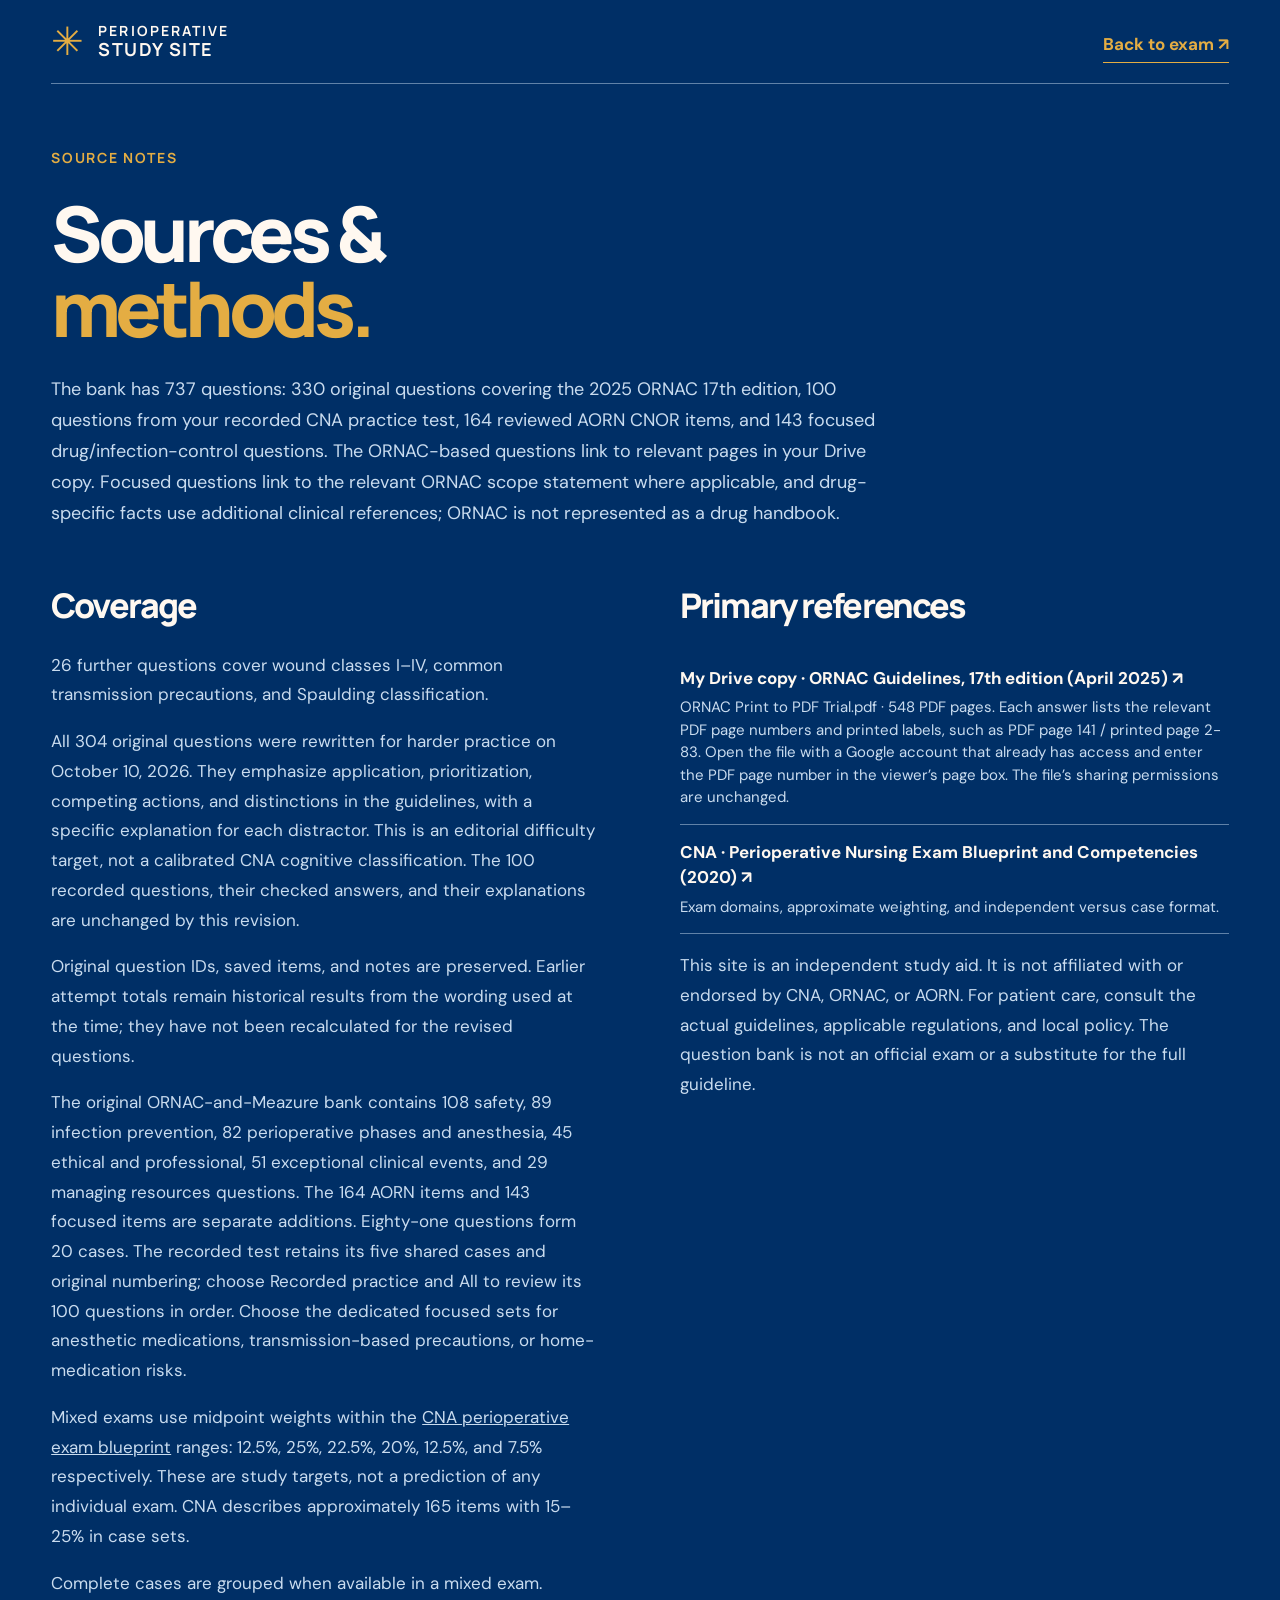
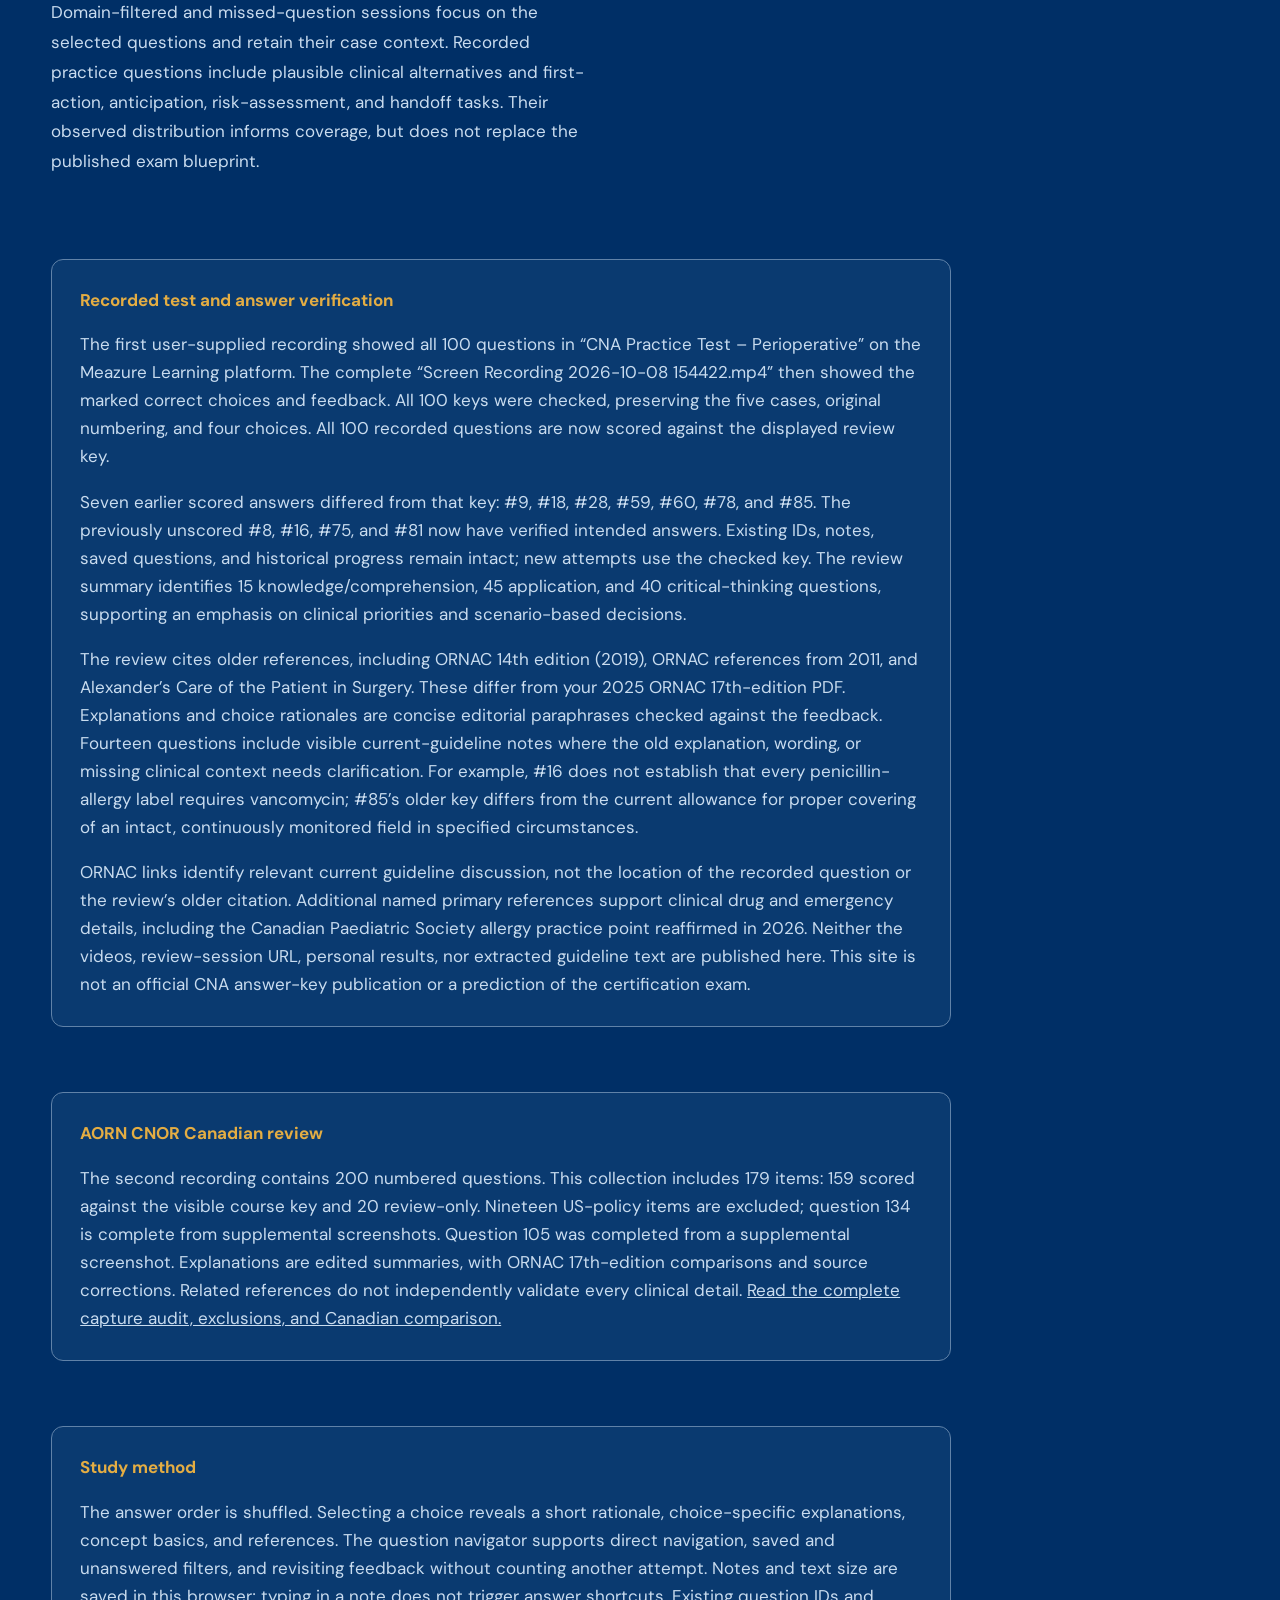
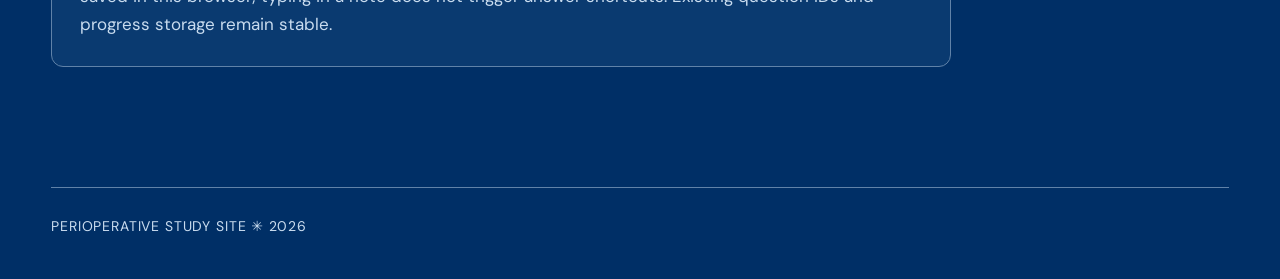
<file: sources.html>
<!doctype html>
<html lang="en">
<head>
  <meta charset="utf-8">
  <meta name="viewport" content="width=device-width, initial-scale=1">
  <meta name="theme-color" content="#002F66">
  <meta name="description" content="Sources and methods for the ORNAC 17th edition CPN(C) practice bank.">
  <title>Sources & methods · Perioperative Study Site</title>
  <link rel="icon" href="favicon.svg" type="image/svg+xml">
  <link rel="stylesheet" href="styles.css?v=20261010-hard-originals">
</head>
<body>
  <div class="site-shell">
    <header class="topbar"><a class="brand" href="./"><span class="brand-mark">✳</span><span>PERIOPERATIVE<br><strong>STUDY SITE</strong></span></a><a class="text-link" href="./">Back to exam ↗</a></header>
    <main class="source-page">
      <p class="eyebrow">SOURCE NOTES</p>
      <h1>Sources &<br><em>methods.</em></h1>
      <p class="lead">The bank has 737 questions: 330 original questions covering the 2025 ORNAC 17th edition, 100 questions from your recorded CNA practice test, 164 reviewed AORN CNOR items, and 143 focused drug/infection-control questions. The ORNAC-based questions link to relevant pages in your Drive copy. Focused questions link to the relevant ORNAC scope statement where applicable, and drug-specific facts use additional clinical references; ORNAC is not represented as a drug handbook.</p>
      <div class="source-grid">
        <section>
          <h2>Coverage</h2>
          <p>26 further questions cover wound classes I–IV, common transmission precautions, and Spaulding classification.</p>
          <p>All 304 original questions were rewritten for harder practice on October 10, 2026. They emphasize application, prioritization, competing actions, and distinctions in the guidelines, with a specific explanation for each distractor. This is an editorial difficulty target, not a calibrated CNA cognitive classification. The 100 recorded questions, their checked answers, and their explanations are unchanged by this revision.</p>
          <p>Original question IDs, saved items, and notes are preserved. Earlier attempt totals remain historical results from the wording used at the time; they have not been recalculated for the revised questions.</p>
          <p>The original ORNAC-and-Meazure bank contains 108 safety, 89 infection prevention, 82 perioperative phases and anesthesia, 45 ethical and professional, 51 exceptional clinical events, and 29 managing resources questions. The 164 AORN items and 143 focused items are separate additions. Eighty-one questions form 20 cases. The recorded test retains its five shared cases and original numbering; choose Recorded practice and All to review its 100 questions in order. Choose the dedicated focused sets for anesthetic medications, transmission-based precautions, or home-medication risks.</p>
          <p>Mixed exams use midpoint weights within the <a href="https://hl-prod-ca-oc-download.s3-ca-central-1.amazonaws.com/CNA/2f975e7e-4a40-45ca-863c-5ebf0a138d5e/UploadedImages/documents/perioperative_blueprint_and_competencies_e.pdf" target="_blank" rel="noopener">CNA perioperative exam blueprint</a> ranges: 12.5%, 25%, 22.5%, 20%, 12.5%, and 7.5% respectively. These are study targets, not a prediction of any individual exam. CNA describes approximately 165 items with 15–25% in case sets.</p>
          <p>Complete cases are grouped when available in a mixed exam. Domain-filtered and missed-question sessions focus on the selected questions and retain their case context. Recorded practice questions include plausible clinical alternatives and first-action, anticipation, risk-assessment, and handoff tasks. Their observed distribution informs coverage, but does not replace the published exam blueprint.</p>
        </section>
        <section>
          <h2>Primary references</h2>
          <ol class="source-list">
            <li><a href="https://drive.google.com/file/d/1cxPMBfeqEl7sQTzGdmy3dMoi-u7KqJO4/view?usp=drivesdk" target="_blank" rel="noopener">My Drive copy · ORNAC Guidelines, 17th edition (April 2025) ↗</a><small>ORNAC Print to PDF Trial.pdf · 548 PDF pages. Each answer lists the relevant PDF page numbers and printed labels, such as PDF page 141 / printed page 2-83. Open the file with a Google account that already has access and enter the PDF page number in the viewer’s page box. The file’s sharing permissions are unchanged.</small></li>
            <li><a href="https://hl-prod-ca-oc-download.s3-ca-central-1.amazonaws.com/CNA/2f975e7e-4a40-45ca-863c-5ebf0a138d5e/UploadedImages/documents/perioperative_blueprint_and_competencies_e.pdf" target="_blank" rel="noopener">CNA · Perioperative Nursing Exam Blueprint and Competencies (2020) ↗</a><small>Exam domains, approximate weighting, and independent versus case format.</small></li>
          </ol>
          <p>This site is an independent study aid. It is not affiliated with or endorsed by CNA, ORNAC, or AORN. For patient care, consult the actual guidelines, applicable regulations, and local policy. The question bank is not an official exam or a substitute for the full guideline.</p>
        </section>
      </div>
      <div class="method-note"><strong>Recorded test and answer verification</strong><p>The first user-supplied recording showed all 100 questions in “CNA Practice Test – Perioperative” on the Meazure Learning platform. The complete “Screen Recording 2026-10-08 154422.mp4” then showed the marked correct choices and feedback. All 100 keys were checked, preserving the five cases, original numbering, and four choices. All 100 recorded questions are now scored against the displayed review key.</p><p>Seven earlier scored answers differed from that key: #9, #18, #28, #59, #60, #78, and #85. The previously unscored #8, #16, #75, and #81 now have verified intended answers. Existing IDs, notes, saved questions, and historical progress remain intact; new attempts use the checked key. The review summary identifies 15 knowledge/comprehension, 45 application, and 40 critical-thinking questions, supporting an emphasis on clinical priorities and scenario-based decisions.</p><p>The review cites older references, including ORNAC 14th edition (2019), ORNAC references from 2011, and Alexander’s Care of the Patient in Surgery. These differ from your 2025 ORNAC 17th-edition PDF. Explanations and choice rationales are concise editorial paraphrases checked against the feedback. Fourteen questions include visible current-guideline notes where the old explanation, wording, or missing clinical context needs clarification. For example, #16 does not establish that every penicillin-allergy label requires vancomycin; #85’s older key differs from the current allowance for proper covering of an intact, continuously monitored field in specified circumstances.</p><p>ORNAC links identify relevant current guideline discussion, not the location of the recorded question or the review’s older citation. Additional named primary references support clinical drug and emergency details, including the Canadian Paediatric Society allergy practice point reaffirmed in 2026. Neither the videos, review-session URL, personal results, nor extracted guideline text are published here. This site is not an official CNA answer-key publication or a prediction of the certification exam.</p></div><div class="method-note"><strong>AORN CNOR Canadian review</strong><p>The second recording contains 200 numbered questions. This collection includes 179 items: 159 scored against the visible course key and 20 review-only. Nineteen US-policy items are excluded; question 134 is complete from supplemental screenshots. Question 105 was completed from a supplemental screenshot. Explanations are edited summaries, with ORNAC 17th-edition comparisons and source corrections. Related references do not independently validate every clinical detail. <a href="aorn-review.html">Read the complete capture audit, exclusions, and Canadian comparison.</a></p></div><div class="method-note"><strong>Study method</strong><p>The answer order is shuffled. Selecting a choice reveals a short rationale, choice-specific explanations, concept basics, and references. The question navigator supports direct navigation, saved and unanswered filters, and revisiting feedback without counting another attempt. Notes and text size are saved in this browser; typing in a note does not trigger answer shortcuts. Existing question IDs and progress storage remain stable.</p></div>
    </main>
    <footer><span>PERIOPERATIVE STUDY SITE ✳ 2026</span></footer>
  </div>
</body>
</html>
</file>
<file: styles.css>
@import url('https://fonts.googleapis.com/css2?family=DM+Sans:wght@400;500;600;700&family=Manrope:wght@400;500;600;700;800&display=swap');
:root{color-scheme:dark;--bg:#10252d;--panel:#172f37;--panel2:#1b353d;--line:#355057;--text:#f0f5ee;--muted:#adc0bd;--accent:#cdf47e;--orange:#edae84;--ink:#10252d;--shadow:0 20px 60px #071a2070}
*{box-sizing:border-box}html{scroll-behavior:smooth}body{margin:0;background:var(--bg);color:var(--text);font-family:"DM Sans",system-ui,sans-serif;line-height:1.5}button,a{font:inherit}button{cursor:pointer}a{color:inherit}a:hover{color:var(--accent)}.hidden{display:none!important}.site-shell{max-width:1440px;margin:auto;padding:0 58px}.topbar{height:106px;display:flex;align-items:center;justify-content:space-between;border-bottom:1px solid var(--line)}.brand{text-decoration:none;display:flex;align-items:center;gap:12px;font:700 11px/1.16 "Manrope",sans-serif;letter-spacing:.15em;color:var(--text)}.brand strong{font-size:14px;letter-spacing:.08em}.brand-mark{font:400 44px/1 sans-serif;color:var(--accent)}.top-right{display:flex;align-items:center;gap:12px;font-size:13px;color:var(--muted)}.status-dot,.mini-dot{width:8px;height:8px;background:var(--accent);border-radius:50%;display:inline-block}.icon-button{margin-left:28px;background:none;border:1px solid var(--line);border-radius:50%;width:36px;height:36px;color:var(--text);font-size:18px}.hero{min-height:590px;display:grid;grid-template-columns:1.05fr .95fr;align-items:center;position:relative;overflow:hidden}.hero-copy{position:relative;z-index:2;padding:44px 0 74px}.eyebrow{font:700 11px/1.3 "Manrope",sans-serif;letter-spacing:.2em;color:var(--accent);margin:0 0 28px}.eyebrow-line{display:inline-block;width:27px;height:1px;background:var(--accent);vertical-align:middle;margin-right:12px}.hero h1,.source-page h1,.results-screen h1{font:800 clamp(60px,7.5vw,116px)/.98 "Manrope",sans-serif;letter-spacing:-.07em;margin:0}.hero h1 em,.source-page h1 em{font-style:normal;color:var(--accent)}.hero-sub{color:var(--muted);font-size:17px;max-width:530px;margin:34px 0 32px;line-height:1.72}.hero-actions,.result-actions{display:flex;gap:13px;flex-wrap:wrap}.button{border:1px solid var(--line);border-radius:8px;padding:16px 20px;font-weight:700;font-size:14px;display:inline-flex;align-items:center;justify-content:space-between;gap:28px;min-height:54px;transition:transform .18s,background .18s}.button:hover:not(:disabled){transform:translateY(-2px)}.button:disabled{opacity:.45;cursor:default}.button.primary{background:var(--accent);color:var(--ink);border-color:var(--accent)}.button.ghost{background:transparent;color:var(--text)}.button.full{width:100%}.small-note{font-size:12px;color:#87a29e;margin:21px 0 0}.hero-visual{height:510px;position:relative;display:grid;place-items:center;isolation:isolate}.orb{position:absolute;border-radius:50%;filter:blur(1px)}.orb-one{width:390px;height:390px;background:radial-gradient(circle at 40% 42%,#405d5b,#1d4549 52%,#0f2931 75%);box-shadow:0 0 100px #98dd9c22}.orb-two{width:290px;height:290px;background:radial-gradient(circle,#b5e59422,transparent 70%);transform:translate(85px,-60px)}.ring{position:absolute;border:1px solid #89c19f45;border-radius:50%;transform:rotate(-22deg)}.ring-one{width:520px;height:190px}.ring-two{width:610px;height:250px;transform:rotate(39deg)}.visual-card{position:relative;z-index:2;width:335px;min-height:258px;border:1px solid #8fb5ad55;border-radius:18px;background:linear-gradient(140deg,#24444bd9,#18333be8);box-shadow:var(--shadow);padding:28px;transform:rotate(-6deg);backdrop-filter:blur(10px)}.visual-top,.visual-bottom{display:flex;justify-content:space-between;align-items:center;font:700 10px "Manrope",sans-serif;letter-spacing:.13em;color:#b7cfc6}.visual-top span{color:var(--accent)}.pulse{display:flex;align-items:center;gap:6px;height:49px;margin:14px 0 2px}.pulse span{height:3px;width:25px;background:var(--accent);border-radius:3px}.pulse span:nth-child(2){height:20px;width:3px;transform:skew(-20deg)}.pulse span:nth-child(3){height:39px;width:3px;transform:skew(20deg)}.pulse span:nth-child(4){height:15px;width:3px;transform:skew(-25deg)}.pulse span:nth-child(5){width:85px}.visual-card p{font:500 23px/1.35 "Manrope";margin:8px 0 25px}.visual-card p strong{color:var(--accent)}.visual-bottom{border-top:1px solid #76958c55;padding-top:18px;justify-content:flex-start;gap:9px}.visual-bottom span:last-child{margin-left:auto;font-size:19px}.metrics{display:grid;grid-template-columns:repeat(4,1fr);border-top:1px solid var(--line);border-bottom:1px solid var(--line)}.metrics>div{padding:28px 28px 29px 0;display:flex;flex-direction:column}.metrics>div+div{border-left:1px solid var(--line);padding-left:32px}.metrics strong{font:700 32px/1 "Manrope";letter-spacing:-.04em}.metrics span{font-size:12px;color:var(--muted);margin-top:8px}.setup-section,.domains-section{padding:112px 0 0}.section-heading{display:flex;align-items:end;justify-content:space-between;margin-bottom:34px}.section-heading .eyebrow{margin-bottom:12px}.section-heading h2,.about-section h2,.source-page h2{font:800 clamp(35px,4vw,57px)/1.12 "Manrope";letter-spacing:-.055em;margin:0}.section-heading p:not(.eyebrow){color:var(--muted);margin:12px 0 0}.section-asterisk{color:var(--accent);font-size:62px;line-height:1}.setup-grid{display:grid;grid-template-columns:1.35fr .85fr;gap:16px}.panel{border:1px solid var(--line);border-radius:14px;background:var(--panel);padding:29px}.panel h3{font:700 15px "Manrope";margin:0 0 17px}.panel h3.with-gap{margin-top:34px}.muted{color:var(--muted)}.small{font:400 12px "DM Sans";margin-left:8px}.segmented{display:flex;gap:8px;flex-wrap:wrap}.segmented button,.length-options button{background:transparent;border:1px solid var(--line);border-radius:7px;color:var(--muted);padding:10px 14px;font-size:13px;font-weight:700}.segmented button.selected,.length-options button.selected{background:var(--accent);border-color:var(--accent);color:var(--ink)}.segmented button span{font-size:11px;opacity:.75;margin-left:4px}.category-list{display:grid;grid-template-columns:1fr 1fr;gap:9px}.category-pill{width:100%;display:flex;align-items:center;gap:10px;background:#102a32;border:1px solid #3b555a;border-radius:8px;color:var(--text);text-align:left;padding:12px;font-size:12px;font-weight:600}.category-pill[aria-pressed=true]{border-color:var(--accent);background:#263e38}.pill-icon{font-size:19px;color:var(--accent);line-height:1}.pill-count{margin-left:auto;color:var(--muted);font-size:11px}.length-options{display:grid;grid-template-columns:repeat(4,1fr);gap:8px}.length-options button{padding:15px 0}.session-panel{display:flex;flex-direction:column}.session-summary{border-top:1px solid var(--line);border-bottom:1px solid var(--line);margin:31px 0 27px;padding:25px 0;display:flex;align-items:start;gap:16px}.summary-icon{width:42px;height:42px;display:grid;place-items:center;border-radius:9px;background:#354d40;color:var(--accent);font-size:25px;flex:none}.session-summary strong{font:700 16px "Manrope"}.session-summary p{margin:4px 0 0;font-size:12px;color:var(--muted)}.session-panel .full{margin-top:auto}.form-message{min-height:18px;font-size:12px;color:var(--orange);margin:8px 0 0}.domain-cards{display:grid;grid-template-columns:repeat(3,1fr);gap:14px}.domain-card{background:var(--panel);border:1px solid var(--line);border-radius:12px;color:var(--text);text-align:left;min-height:260px;padding:24px;display:flex;flex-direction:column;transition:transform .2s,border-color .2s}.domain-card:hover{transform:translateY(-4px);border-color:var(--accent)}.domain-number{font:700 10px "Manrope";letter-spacing:.16em;color:var(--muted)}.domain-symbol{font-size:42px;color:var(--accent);line-height:1;margin:16px 0}.domain-card strong{font:700 19px/1.25 "Manrope"}.domain-description{font-size:12px;color:var(--muted);margin-top:7px;line-height:1.5}.domain-end{display:flex;justify-content:space-between;align-items:end;border-top:1px solid var(--line);margin-top:auto;padding-top:15px;font-size:11px;color:var(--muted)}.domain-end span:last-child{font-size:20px;color:var(--accent);line-height:1}.about-section{display:grid;grid-template-columns:1.25fr .75fr;gap:80px;padding:140px 0}.about-section p:not(.eyebrow){color:var(--muted);font-size:15px;line-height:1.75;max-width:640px}.text-link{display:inline-block;color:var(--accent);font-weight:700;font-size:14px;text-decoration:none;margin-top:12px;border-bottom:1px solid var(--accent);padding-bottom:5px}.about-quote{border-left:1px solid var(--line);padding:20px 0 0 55px}.about-quote>span{font:700 90px/1 Georgia;color:var(--accent)}.about-quote p{font:700 26px/1.3 "Manrope"!important;color:var(--text)!important;margin:-20px 0 24px}.about-quote em{color:var(--accent)}.quote-line{height:1px;background:var(--line);max-width:220px;margin:30px 0 13px}.about-quote small{font-size:10px;letter-spacing:.18em;color:var(--muted)}footer{display:flex;justify-content:space-between;gap:20px;border-top:1px solid var(--line);padding:28px 0 42px;color:var(--muted);font-size:11px;letter-spacing:.06em}footer a{text-decoration:none}.footer-star{color:var(--accent);margin:0 5px}
/* Quiz */
.quiz-screen{min-height:calc(100vh - 185px)}.quiz-header{display:flex;justify-content:space-between;align-items:center;padding:31px 0 20px}.back-button,.save-button{color:var(--muted);background:none;border:0;padding:8px 0;font-size:13px}.back-button:hover,.save-button:hover{color:var(--accent)}.save-button[aria-pressed=true]{color:var(--accent)}#quiz-progress-label{font:700 11px "Manrope";letter-spacing:.16em;color:var(--muted)}.progress-track{height:4px;background:var(--line);border-radius:3px}.progress-track div{height:100%;width:0;background:var(--accent);transition:width .25s}.quiz-layout{display:grid;grid-template-columns:minmax(0,1fr) 265px;gap:65px;padding:55px 0 90px}.question-column{max-width:840px}.question-meta{color:var(--accent);font:700 11px "Manrope";letter-spacing:.16em;margin-bottom:20px}.case-box{border-left:3px solid var(--accent);background:var(--panel);padding:18px 21px;color:var(--muted);font-size:14px;line-height:1.6;margin:0 0 28px}.question-column h2{font:700 clamp(27px,3vw,43px)/1.27 "Manrope";letter-spacing:-.04em;margin:0 0 36px}.answer-options{display:grid;gap:11px}.answer-option{width:100%;min-height:68px;border:1px solid var(--line);border-radius:10px;background:var(--panel);display:flex;align-items:center;gap:17px;text-align:left;color:var(--text);padding:13px 19px;transition:border-color .16s,background .16s}.answer-option:hover:not(:disabled){border-color:var(--accent);background:var(--panel2)}.answer-option:disabled{cursor:default}.option-key{border:1px solid var(--line);width:30px;height:30px;flex:none;display:grid;place-items:center;border-radius:6px;color:var(--muted);font-size:12px}.option-text{font-size:15px;line-height:1.4}.option-check{margin-left:auto;font-size:21px;font-weight:700}.answer-option.correct{background:#284534;border-color:var(--accent)}.answer-option.correct .option-key,.answer-option.correct .option-check{color:var(--accent)}.answer-option.incorrect{background:#493535;border-color:var(--orange)}.answer-option.incorrect .option-key,.answer-option.incorrect .option-check{color:var(--orange)}.answer-option.dimmed{opacity:.55}.feedback{margin:22px 0 0;padding:21px 23px;border-radius:10px;border-left:3px solid var(--accent);background:var(--panel)}.feedback.needs-review{border-left-color:var(--orange)}.feedback strong{font:700 17px "Manrope";color:var(--accent)}.feedback.needs-review strong{color:var(--orange)}.feedback p{font-size:14px;color:var(--text);margin:9px 0}.feedback a{font-size:12px;color:var(--accent)}.quiz-actions{display:flex;justify-content:space-between;align-items:center;margin-top:24px;gap:20px}.quiz-actions>span{font-size:12px;color:var(--muted)}.quiz-aside{border-left:1px solid var(--line);padding-left:30px;align-self:start}.quiz-aside .eyebrow{margin-bottom:15px}.aside-number{font:700 54px "Manrope";letter-spacing:-.06em}.aside-number span{font-size:22px;color:var(--muted);letter-spacing:0}.aside-stats{border-top:1px solid var(--line);margin-top:24px}.aside-stats div{display:flex;justify-content:space-between;border-bottom:1px solid var(--line);padding:13px 0;font-size:13px}.aside-stats span,.aside-note{color:var(--muted)}.aside-note{font-size:12px;line-height:1.7;margin-top:24px}
/* Results and reference page */
.results-screen{max-width:820px;min-height:calc(100vh - 180px);padding:90px 0}.results-screen h1{font-size:72px}.results-screen>p:not(.eyebrow){font-size:17px;color:var(--muted);max-width:610px;line-height:1.7}.result-score{display:flex;align-items:end;gap:20px;margin:44px 0 30px}.result-score strong{font:800 90px/1 "Manrope";color:var(--accent);letter-spacing:-.07em}.result-score span{font-size:14px;color:var(--muted);padding-bottom:12px}.result-domains{border-top:1px solid var(--line);max-width:620px;margin-bottom:35px}.result-domains>div{display:flex;justify-content:space-between;gap:20px;border-bottom:1px solid var(--line);padding:11px 0;font-size:14px}.result-domains strong{color:var(--accent)}.source-page{padding:90px 0 120px}.source-page h1{font-size:clamp(60px,7vw,98px)}.source-page .lead{max-width:850px;color:var(--muted);font-size:18px;line-height:1.72;margin:38px 0 70px}.source-grid{display:grid;grid-template-columns:1fr 1fr;gap:80px}.source-grid p{font-size:15px;line-height:1.75;color:var(--muted)}.source-grid h2{font-size:34px;margin-bottom:26px}.source-list{list-style:none;padding:0;margin:0}.source-list li{border-bottom:1px solid var(--line);padding:15px 0}.source-list a{font-size:14px;font-weight:700;text-decoration:none}.source-list small{display:block;color:var(--muted);font-size:12px;margin-top:5px}.method-note{background:var(--panel);border:1px solid var(--line);border-radius:12px;padding:28px;max-width:900px;margin-top:65px}.method-note strong{color:var(--accent)}.method-note p{color:var(--muted);margin-bottom:0;font-size:14px;line-height:1.65}
.light{color-scheme:light;--bg:#f3f5ec;--panel:#ffffff;--panel2:#eaf0e7;--line:#cbd6cf;--text:#172e33;--muted:#536a6b;--accent:#4b6c19;--orange:#ab543c;--ink:#fff;--shadow:0 18px 55px #19383123}.light .button.primary,.light .segmented button.selected,.light .length-options button.selected{color:white}.light .category-pill{background:#f4f7f2;color:var(--text)}.light .category-pill[aria-pressed=true]{background:#e4edcf}.light .visual-card{background:linear-gradient(140deg,#d3e7da,#c2dace);color:#10252d}.light .visual-card p strong,.light .visual-top span{color:#4b6c19}.light .orb-one{background:radial-gradient(circle at 40% 42%,#d8eab8,#9acbb7 52%,#8db2ae 75%)}.light .ring{border-color:#4b6c1955}.light .answer-option.correct{background:#e5f1da}.light .answer-option.incorrect{background:#f5e3dc}
@media(max-width:950px){.site-shell{padding:0 28px}.hero{grid-template-columns:1fr .75fr}.hero-visual{transform:scale(.78);margin-left:-60px}.setup-grid{grid-template-columns:1fr}.domain-cards{grid-template-columns:repeat(2,1fr)}.quiz-layout{grid-template-columns:minmax(0,1fr) 180px;gap:25px}.about-section{gap:35px}}
@media(max-width:680px){.site-shell{padding:0 20px}.topbar{height:78px}.top-right>span:not(.status-dot){display:none}.icon-button{margin-left:6px}.hero{display:block;min-height:0}.hero-copy{padding:70px 0 50px}.hero h1{font-size:64px}.hero-sub{font-size:15px}.hero-visual{height:260px;transform:scale(.58);transform-origin:top center;margin:0 0 -90px}.metrics{grid-template-columns:1fr 1fr}.metrics>div{padding:20px 10px 20px 0!important;border-left:0!important}.metrics>div:nth-child(even){padding-left:20px!important;border-left:1px solid var(--line)!important}.metrics>div:nth-child(n+3){border-top:1px solid var(--line)}.metrics strong{font-size:25px}.setup-section,.domains-section{padding-top:75px}.section-heading h2{font-size:38px}.category-list{grid-template-columns:1fr}.domain-cards{grid-template-columns:1fr}.domain-card{min-height:205px}.about-section{grid-template-columns:1fr;padding:85px 0}.about-quote{padding-left:28px}.quiz-header{padding:20px 0 13px}.quiz-layout{display:block;padding:35px 0 70px}.quiz-aside{display:none}.question-column h2{font-size:27px}.answer-option{min-height:65px;padding:11px}.option-text{font-size:14px}.quiz-actions>span{display:none}.quiz-actions{justify-content:flex-end}.results-screen{padding:70px 0}.results-screen h1{font-size:55px}.result-score strong{font-size:70px}.source-page{padding:65px 0}.source-grid{grid-template-columns:1fr;gap:45px}.source-page .lead{font-size:16px;margin-bottom:50px}footer{flex-direction:column}}
@media(prefers-reduced-motion:reduce){*,*:before,*:after{scroll-behavior:auto!important;transition:none!important}}
/* Study Site: compact layout and surgical blue / goldenrod palette */
:root{--bg:#002F66;--panel:#0a3a70;--panel2:#144678;--line:#6082a8;--text:#fff8f0;--muted:#c9dcef;--accent:#e4ad43;--orange:#ff5960;--ink:#082d5a;--shadow:0 20px 60px #00173780}
.site-shell{max-width:1680px;padding-inline:clamp(24px,4vw,72px)}
.topbar{height:84px}
.brand-mark{font-size:39px}
.setup-section{padding:66px 0 0}
.section-heading{margin-bottom:28px}
.section-heading .eyebrow{margin-bottom:12px}
.section-heading h1{font:800 clamp(42px,5vw,68px)/1.07 "Manrope",sans-serif;letter-spacing:-.065em;margin:0}
.section-heading p:not(.eyebrow){font-size:15px;line-height:1.6}
.setup-grid{grid-template-columns:1.3fr .8fr;gap:18px}
.panel{background:var(--panel)}
.category-pill{background:#07376c;border-color:var(--line)}
.category-pill[aria-pressed=true]{background:#1f4766;border-color:var(--accent)}
.summary-icon{background:#1c4267}
.about-section{display:block;border-top:1px solid var(--line);margin-top:67px;padding:40px 0 72px}
.about-section h2{font-size:30px}
.about-section p{max-width:950px!important;font-size:17px!important;line-height:1.7!important}
.about-section .text-link{margin-top:2px}
.feedback{background:var(--panel);border-left-color:var(--accent)}
.feedback.needs-review{border-left-color:var(--orange)}
.feedback.needs-review strong{display:inline-block;background:#752c38;color:#fff8f0;padding:6px 10px;border-radius:5px}
.feedback>a{display:inline-block;margin:2px 0 3px}
.answer-option.correct{background:#1b435f;border-color:var(--accent)}
.answer-option.incorrect{background:#752c38;border-color:var(--orange)}
.answer-option.incorrect .option-key,.answer-option.incorrect .option-check{color:#fff8f0}
.answer-option.incorrect .option-key{border-color:#f7a8b0}
.form-message:not(:empty){display:inline-block;background:#752c38;color:#fff8f0;padding:8px 12px;border-radius:5px}
.learning-detail{border-top:1px solid var(--line);margin-top:17px;padding-top:14px}
.learning-detail summary{list-style:none;cursor:pointer;color:var(--accent);font:700 14px/1.5 "Manrope",sans-serif;display:flex;align-items:center;justify-content:space-between;gap:14px}
.learning-detail summary::-webkit-details-marker{display:none}
.learning-detail summary::after{content:"+";font-size:23px;font-weight:400;line-height:1}
.learning-detail[open] summary::after{content:"−"}
.learning-detail:focus-within{outline:2px solid var(--accent);outline-offset:4px}
.learning-detail p{margin:15px 0 7px;line-height:1.7!important;color:var(--text)}
.learning-detail>a{display:inline-block;margin:2px 0 8px}
.wrong-list{list-style:none;margin:14px 0 2px;padding:0}
.wrong-list li{padding:11px 0;border-bottom:1px solid var(--line);display:grid;grid-template-columns:minmax(150px,38%) 1fr;gap:17px;align-items:start;font-size:13px;line-height:1.55}
.wrong-list li:last-child{border-bottom:0}
.wrong-list strong{font:700 13px/1.5 "DM Sans",sans-serif;color:var(--text)}
.wrong-list span{color:var(--muted)}
.source-page{padding-top:65px}
.source-page h1{font-size:clamp(48px,6vw,82px)}
.source-page .lead{margin:28px 0 58px}
.light{color-scheme:light;--bg:#f3f8fe;--panel:#ffffff;--panel2:#e8f1fb;--line:#bed0e5;--text:#083c79;--muted:#4b6584;--accent:#8c5c08;--orange:#b00020;--ink:#ffffff;--shadow:0 18px 55px #153b7024}
.light .button.primary,.light .segmented button.selected,.light .length-options button.selected{color:#fffaf4}
.light .category-pill{background:#f0f6fc;color:var(--text)}
.light .category-pill[aria-pressed=true]{background:#f2dfba}
.light .answer-option.correct{background:#f6eac9}
.light .answer-option.incorrect{background:#fbe6ea}
.light .answer-option.incorrect .option-key,.light .answer-option.incorrect .option-check{color:#b00020}
@media(max-width:950px){.setup-grid{grid-template-columns:1fr}}
/* Readable type and wider use of desktop space */
body{font-size:17px}
.brand{font-size:14px}.brand strong{font-size:18px}
.top-right{font-size:16px}
.eyebrow,.question-meta,#quiz-progress-label{font-size:14px;letter-spacing:.12em}
.section-heading p:not(.eyebrow){font-size:18px}
.panel h3{font-size:19px}.small{font-size:16px}
.segmented button,.length-options button{font-size:17px;padding:13px 17px}
.segmented button span{font-size:15px}
.category-pill{font-size:16px;line-height:1.4;padding:16px;min-height:62px}
.pill-count{font-size:15px}
.session-summary strong{font-size:19px}
.session-summary p,.form-message{font-size:16px}
.button{font-size:17px;min-height:58px;padding:16px 22px}
.back-button,.save-button{font-size:16px;padding:12px 0}
.quiz-layout{grid-template-columns:minmax(0,1fr) 290px;gap:clamp(36px,4vw,72px)}
.question-column{max-width:1080px}
.question-column h2{font-size:clamp(32px,2.7vw,48px)}
.case-box{font-size:17px}
.answer-option{min-height:76px;padding:17px 20px}
.answer-option.dimmed{opacity:1}
.option-key{font-size:15px;width:34px;height:34px}
.option-text{font-size:18px;line-height:1.5}
.feedback strong{font-size:20px}
.feedback p{font-size:17px;line-height:1.65}
.feedback a{font-size:16px}
.learning-detail summary{font-size:18px}
.wrong-list li{font-size:16px;line-height:1.6;padding:14px 0;grid-template-columns:minmax(180px,36%) 1fr;gap:26px}
.wrong-list strong{font-size:16px;line-height:1.6}
.quiz-actions>span,.aside-stats div,.aside-note{font-size:16px}
.text-link{font-size:17px}
.source-grid p,.source-list a,.method-note p{font-size:17px}
.source-list small{font-size:15px}
footer{font-size:14px}
@media(max-width:1100px){.site-shell{padding-inline:32px}.quiz-layout{grid-template-columns:minmax(0,1fr) 230px;gap:28px}}
@media(max-width:850px){.quiz-layout{display:block}.quiz-aside{display:none}}
@media(max-width:680px){.site-shell{padding-inline:20px}.setup-section{padding-top:42px}.section-heading h1{font-size:44px}.about-section{margin-top:55px;padding-bottom:55px}.wrong-list li{display:block}.wrong-list span{display:block;margin-top:4px}.quiz-layout{padding-top:34px}.question-column h2{font-size:clamp(28px,7vw,38px)}.answer-option{min-height:72px;padding:14px}.option-text{font-size:17px}}
/* Practice-recording question set and accessible exam tools. */
.study-select{font:inherit;font-size:17px;color:var(--text);background:var(--panel);border:1px solid var(--line);border-radius:8px;padding:12px;min-height:46px;max-width:100%}
#question-set{width:100%;margin-bottom:24px}
.study-select option{background:var(--bg);color:var(--text)}
.recording-note{font-size:16px;line-height:1.6;color:var(--muted);padding:14px 16px;border-left:2px solid var(--accent);background:var(--panel);margin:20px 0}
.study-toolbar{display:flex;align-items:center;gap:20px;flex-wrap:wrap;margin:24px 0}
.study-toolbar label{display:flex;align-items:center;gap:10px;font-size:16px}
.study-toolbar .button{min-height:46px;padding:10px 16px}
.study-toolbar [role=status]{font-size:16px;color:var(--accent);flex-basis:100%}
.exam-navigator{border:1px solid var(--line);border-radius:10px;padding:16px 18px}
.exam-navigator summary,.question-notes summary{cursor:pointer;font-size:18px;color:var(--accent);padding:5px 0}
#navigator-status{font-size:16px;color:var(--muted);margin-left:8px}
.navigator-filters{display:flex;gap:10px;flex-wrap:wrap;margin:16px 0}
.navigator-filters button,.navigator-question{font:inherit;color:var(--text);background:transparent;border:1px solid var(--line);border-radius:6px;min-height:44px;padding:9px 14px}
.navigator-filters [aria-pressed=true]{border-color:var(--accent);color:var(--accent)}
.question-navigator{display:grid;grid-template-columns:repeat(auto-fill,minmax(65px,1fr));gap:8px;max-height:330px;overflow:auto;padding:5px}
.navigator-question{font-size:16px;padding:9px 5px}
.navigator-question.answered{background:var(--panel);border-color:var(--muted)}
.navigator-question.current{outline:2px solid var(--accent);outline-offset:1px;color:var(--accent)}
.navigator-key{font-size:15px;color:var(--muted);margin-bottom:0}
.question-notes{margin-top:24px;border-block:1px solid var(--line);padding:12px 0}
.question-notes textarea{width:100%;resize:vertical;font:inherit;font-size:18px;line-height:1.6;background:var(--panel);color:var(--text);border:1px solid var(--line);border-radius:8px;padding:14px;margin-top:14px}
.question-notes p{font-size:15px;color:var(--muted);margin-bottom:4px}
.answer-option.review-choice{border-color:var(--accent);background:var(--panel)}
.feedback.review-only{border-left-color:var(--accent);background:var(--panel)}
.feedback .answer-provenance{font-size:16px;color:var(--muted)}
.feedback>a{max-width:100%;overflow-wrap:anywhere;display:block;margin-top:8px}
.sr-only{position:absolute;width:1px;height:1px;padding:0;margin:-1px;overflow:hidden;clip:rect(0,0,0,0);white-space:nowrap;border:0}
.question-column h2{font-size:calc(clamp(32px,2.7vw,48px) * var(--study-text-scale,1))}
.option-text{font-size:calc(18px * var(--study-text-scale,1))}
.case-box,.feedback p{font-size:calc(17px * var(--study-text-scale,1))}
.feedback a,.wrong-list li,.wrong-list strong{font-size:calc(16px * var(--study-text-scale,1))}
.learning-detail summary{font-size:calc(18px * var(--study-text-scale,1))}
button:focus-visible,select:focus-visible,textarea:focus-visible,summary:focus-visible{outline:2px solid var(--accent);outline-offset:4px}
button:disabled{cursor:default}.study-toolbar button:disabled{opacity:.5}
@media(max-width:680px){.study-toolbar{gap:12px}.study-toolbar label{flex:1;justify-content:flex-end}.exam-navigator{padding:12px}.question-column h2{font-size:calc(clamp(28px,7vw,38px) * var(--study-text-scale,1))}.option-text{font-size:calc(17px * var(--study-text-scale,1))}.question-navigator{grid-template-columns:repeat(auto-fill,minmax(52px,1fr))}.navigator-question{font-size:15px}.result-actions{flex-wrap:wrap}}

/* Distinguish the recorded test key from current clinical guidance. */
.guidance-note{border:1px solid var(--accent);border-radius:8px;padding:18px;margin:20px 0;background:var(--panel)}
.feedback .guidance-note>strong{font-size:18px;color:var(--accent)}
.feedback .guidance-note p{margin:10px 0 0;color:var(--text)}

/* Multi-set exam picker */
.set-heading{display:flex;justify-content:space-between;align-items:baseline;gap:12px;flex-wrap:wrap;margin-bottom:12px}
.set-heading h3{margin-bottom:0}
.set-actions{display:flex;align-items:center;gap:12px}
.set-actions button{border:0;background:transparent;color:var(--accent);padding:4px 0;text-decoration:underline;text-underline-offset:3px;font-size:14px;font-weight:700}
.set-actions button:hover{color:var(--text)}
.question-set-list{display:grid;grid-template-columns:1fr;gap:8px;margin-bottom:28px}
.question-set-option{display:flex;align-items:center;gap:12px;min-height:48px;padding:10px 13px;border:1px solid var(--line);border-radius:8px;background:var(--panel2);color:var(--text);cursor:pointer;font-size:15px;font-weight:600}
.question-set-option.selected{border-color:var(--accent);background:color-mix(in srgb,var(--accent) 10%,var(--panel))}
.question-set-option:focus-within{outline:2px solid var(--accent);outline-offset:2px}
.question-set-option input{accent-color:var(--accent);width:19px;height:19px;flex:none;margin:0;cursor:pointer}
.question-set-option .set-count{color:var(--muted);font-size:13px;margin-left:auto}
@media(max-width:550px){.set-heading{align-items:flex-start}.question-set-option{font-size:14px}.set-actions button{font-size:13px}}
</file>
